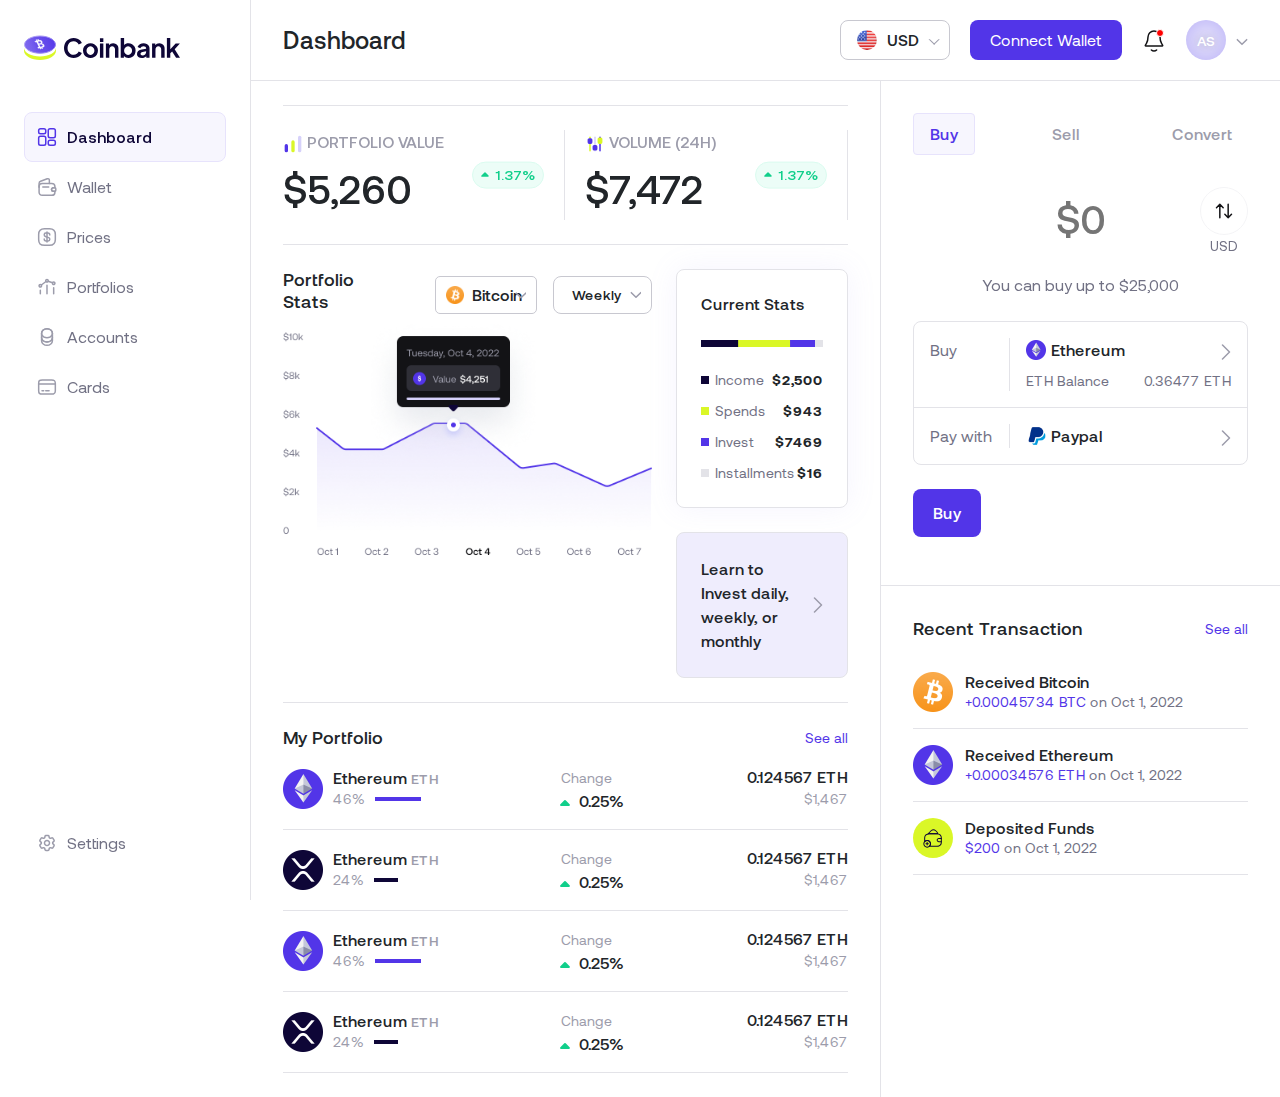
<file: index.html>
<!doctype html>
<html class="no-js" lang="">
    <head>
        <meta charset="utf-8">
        <meta http-equiv="x-ua-compatible" content="ie=edge">
        <title>home | Coinbank</title>
        <meta name="description" content="">
        <meta name="viewport" content="width=device-width, initial-scale=1"> 
		<link rel="shortcut icon" type="image/x-icon" href="#">
        <!-- Place favicon.ico in the root directory -->
        
		<!-- CSS here -->
        <link rel="stylesheet" href="assets/css/bootstrap.min.css">
        <link rel="stylesheet" href="assets/css/nice-select.css">
        <link rel="stylesheet" href="assets/css/font.css">
        <link rel="stylesheet" href="assets/css/style.css">
        <link rel="stylesheet" href="assets/css/responsive.css">
    </head>
    <body>

       

    <div class="boxBody">

        <aside class="side-bar">
            <nav>
                <div class="logo">
                    <a href="index.html"><img src="assets/img/Logo.svg" alt=""></a>
                </div>
                <ul>
                    <li>
                        <a href="" class="active">
                            <i>
                                <svg width="20" height="20" viewBox="0 0 20 20" fill="none" xmlns="http://www.w3.org/2000/svg">
                                    <path d="M18.3333 9.08329V3.41663C18.3333 2.16663 17.8 1.66663 16.475 1.66663H13.1083C11.7833 1.66663 11.25 2.16663 11.25 3.41663V9.08329C11.25 10.3333 11.7833 10.8333 13.1083 10.8333H16.475C17.8 10.8333 18.3333 10.3333 18.3333 9.08329Z" stroke="#9C9CAB" stroke-width="1.5" stroke-linecap="round" stroke-linejoin="round"/>
                                    <path d="M18.3333 16.5833V15.0833C18.3333 13.8333 17.8 13.3333 16.475 13.3333H13.1083C11.7833 13.3333 11.25 13.8333 11.25 15.0833V16.5833C11.25 17.8333 11.7833 18.3333 13.1083 18.3333H16.475C17.8 18.3333 18.3333 17.8333 18.3333 16.5833Z" stroke="#9C9CAB" stroke-width="1.5" stroke-linecap="round" stroke-linejoin="round"/>
                                    <path d="M8.75033 10.9166V16.5833C8.75033 17.8333 8.21699 18.3333 6.89199 18.3333H3.52533C2.20033 18.3333 1.66699 17.8333 1.66699 16.5833V10.9166C1.66699 9.66663 2.20033 9.16663 3.52533 9.16663H6.89199C8.21699 9.16663 8.75033 9.66663 8.75033 10.9166Z" stroke="#9C9CAB" stroke-width="1.5" stroke-linecap="round" stroke-linejoin="round"/>
                                    <path d="M8.75033 3.41663V4.91663C8.75033 6.16663 8.21699 6.66663 6.89199 6.66663H3.52533C2.20033 6.66663 1.66699 6.16663 1.66699 4.91663V3.41663C1.66699 2.16663 2.20033 1.66663 3.52533 1.66663H6.89199C8.21699 1.66663 8.75033 2.16663 8.75033 3.41663Z" stroke="#9C9CAB" stroke-width="1.5" stroke-linecap="round" stroke-linejoin="round"/>
                                    </svg>
                            </i>
                            <span>Dashboard</span>
                        </a>
                    </li>
                    <li>
                        <a href="">
                            <i>
                                <svg width="20" height="20" viewBox="0 0 20 20" fill="none" xmlns="http://www.w3.org/2000/svg">
                                    <path d="M15.033 11.2917C14.683 11.6333 14.483 12.125 14.533 12.65C14.608 13.55 15.433 14.2083 16.333 14.2083H17.9163V15.2C17.9163 16.925 16.508 18.3333 14.783 18.3333H5.21634C3.49134 18.3333 2.08301 16.925 2.08301 15.2V9.59167C2.08301 7.86667 3.49134 6.45833 5.21634 6.45833H14.783C16.508 6.45833 17.9163 7.86667 17.9163 9.59167V10.7917H16.233C15.7663 10.7917 15.3413 10.975 15.033 11.2917Z" stroke="#9C9CAB" stroke-width="1.5" stroke-linecap="round" stroke-linejoin="round"/>
                                    <path d="M2.08301 10.3417V6.53337C2.08301 5.5417 2.69134 4.65833 3.61634 4.30833L10.233 1.80833C11.2663 1.41666 12.3747 2.18335 12.3747 3.29169V6.45834" stroke="#9C9CAB" stroke-width="1.5" stroke-linecap="round" stroke-linejoin="round"/>
                                    <path d="M18.7987 11.6418V13.3585C18.7987 13.8168 18.432 14.1918 17.9654 14.2085H16.332C15.432 14.2085 14.607 13.5501 14.532 12.6501C14.482 12.1251 14.682 11.6335 15.032 11.2918C15.3404 10.9751 15.7654 10.7918 16.232 10.7918H17.9654C18.432 10.8085 18.7987 11.1835 18.7987 11.6418Z" stroke="#9C9CAB" stroke-width="1.5" stroke-linecap="round" stroke-linejoin="round"/>
                                    <path d="M5.83301 10H11.6663" stroke="#9C9CAB" stroke-width="1.5" stroke-linecap="round" stroke-linejoin="round"/>
                                    </svg>
                            </i>
                            <span>Wallet</span>
                        </a>
                    </li>
                    <li>
                        <a href="">
                            <i>
                                <svg width="20" height="20" viewBox="0 0 20 20" fill="none" xmlns="http://www.w3.org/2000/svg">
                                    <path d="M7.22656 11.9416C7.22656 13.0166 8.05156 13.8832 9.07656 13.8832H11.1682C12.0599 13.8832 12.7849 13.1249 12.7849 12.1916C12.7849 11.1749 12.3432 10.8166 11.6849 10.5832L8.32656 9.41658C7.66823 9.18324 7.22656 8.82491 7.22656 7.80824C7.22656 6.87491 7.95156 6.11658 8.84323 6.11658H10.9349C11.9599 6.11658 12.7849 6.98324 12.7849 8.05824" stroke="#9C9CAB" stroke-width="1.5" stroke-linecap="round" stroke-linejoin="round"/>
                                    <path d="M10 5V15" stroke="#9C9CAB" stroke-width="1.5" stroke-linecap="round" stroke-linejoin="round"/>
                                    <path d="M12.5003 18.3333H7.50033C3.33366 18.3333 1.66699 16.6666 1.66699 12.5V7.49996C1.66699 3.33329 3.33366 1.66663 7.50033 1.66663H12.5003C16.667 1.66663 18.3337 3.33329 18.3337 7.49996V12.5C18.3337 16.6666 16.667 18.3333 12.5003 18.3333Z" stroke="#9C9CAB" stroke-width="1.5" stroke-linecap="round" stroke-linejoin="round"/>
                                    </svg>
                            </i>
                            <span>Prices</span>
                        </a>
                    </li>
                    <li>
                        <a href="">
                            <i>
                                <svg width="20" height="20" viewBox="0 0 20 20" fill="none" xmlns="http://www.w3.org/2000/svg">
                                    <path d="M16.6663 16.6667V10.8333M9.99967 16.6667V8.33333M3.33301 16.6667L3.33301 13.3333M11.1719 4.18959L15.4789 5.80472M8.99865 4.50077L4.3332 7.99986M17.5502 5.36612C18.0384 5.85427 18.0384 6.64573 17.5502 7.13388C17.0621 7.62204 16.2706 7.62204 15.7825 7.13388C15.2943 6.64573 15.2943 5.85427 15.7825 5.36612C16.2706 4.87796 17.0621 4.87796 17.5502 5.36612ZM4.21689 7.86612C4.70505 8.35427 4.70505 9.14573 4.21689 9.63388C3.72874 10.122 2.93728 10.122 2.44912 9.63388C1.96097 9.14573 1.96097 8.35427 2.44912 7.86612C2.93728 7.37796 3.72874 7.37796 4.21689 7.86612ZM10.8836 2.86612C11.3717 3.35427 11.3717 4.14573 10.8836 4.63388C10.3954 5.12204 9.60395 5.12204 9.11579 4.63388C8.62764 4.14573 8.62764 3.35427 9.11579 2.86612C9.60395 2.37796 10.3954 2.37796 10.8836 2.86612Z" stroke="#9C9CAB" stroke-width="1.5" stroke-linecap="round" stroke-linejoin="round"/>
                                    </svg>
                            </i>
                            <span>Portfolios</span>
                        </a>
                    </li>
                    <li>
                        <a href="">
                            <i>
                                <svg width="20" height="20" viewBox="0 0 20 20" fill="none" xmlns="http://www.w3.org/2000/svg">
                                    <path d="M15.4163 10.5416V13.625C15.4163 16.225 12.9913 18.3333 9.99967 18.3333C7.00801 18.3333 4.58301 16.225 4.58301 13.625V10.5416C4.58301 13.1416 7.00801 15 9.99967 15C12.9913 15 15.4163 13.1416 15.4163 10.5416Z" stroke="#9C9CAB" stroke-width="1.5" stroke-linecap="round" stroke-linejoin="round"/>
                                    <path d="M15.4163 6.37496C15.4163 7.13329 15.208 7.83329 14.8413 8.43329C13.9497 9.89996 12.1163 10.8333 9.99967 10.8333C7.88301 10.8333 6.04968 9.89996 5.15801 8.43329C4.79134 7.83329 4.58301 7.13329 4.58301 6.37496C4.58301 5.07496 5.19134 3.89996 6.16634 3.04996C7.14967 2.19163 8.49967 1.66663 9.99967 1.66663C11.4997 1.66663 12.8497 2.19163 13.833 3.04163C14.808 3.89996 15.4163 5.07496 15.4163 6.37496Z" stroke="#9C9CAB" stroke-width="1.5" stroke-linecap="round" stroke-linejoin="round"/>
                                    <path d="M15.4163 6.37496V10.5416C15.4163 13.1416 12.9913 15 9.99967 15C7.00801 15 4.58301 13.1416 4.58301 10.5416V6.37496C4.58301 3.77496 7.00801 1.66663 9.99967 1.66663C11.4997 1.66663 12.8497 2.19163 13.833 3.04163C14.808 3.89996 15.4163 5.07496 15.4163 6.37496Z" stroke="#9C9CAB" stroke-width="1.5" stroke-linecap="round" stroke-linejoin="round"/>
                                    </svg>
                            </i>
                            <span>Accounts</span>
                        </a>
                    </li>
                    <li>
                        <a href="">
                            <i>
                                <svg width="20" height="20" viewBox="0 0 20 20" fill="none" xmlns="http://www.w3.org/2000/svg">
                                    <path d="M1.66699 7.08752H18.3337" stroke="#9C9CAB" stroke-width="1.5" stroke-miterlimit="10" stroke-linecap="round" stroke-linejoin="round"/>
                                    <path d="M5 13.7542H6.66667" stroke="#9C9CAB" stroke-width="1.5" stroke-miterlimit="10" stroke-linecap="round" stroke-linejoin="round"/>
                                    <path d="M8.75 13.7542H12.0833" stroke="#9C9CAB" stroke-width="1.5" stroke-miterlimit="10" stroke-linecap="round" stroke-linejoin="round"/>
                                    <path d="M5.36699 2.92078H14.6253C17.592 2.92078 18.3337 3.65411 18.3337 6.57911V13.4208C18.3337 16.3458 17.592 17.0791 14.6337 17.0791H5.36699C2.40866 17.0874 1.66699 16.3541 1.66699 13.4291V6.57911C1.66699 3.65411 2.40866 2.92078 5.36699 2.92078Z" stroke="#9C9CAB" stroke-width="1.5" stroke-linecap="round" stroke-linejoin="round"/>
                                    </svg>
                            </i>
                            <span>Cards</span>
                        </a>
                    </li>
                </ul>
            </nav>
            <ul>
                <li>
                    <a href="">
                        <i><img src="assets/img/nav-icon/setting-icon.svg" alt=""></i>
                        <span>Settings</span>
                    </a>
                </li>
            </ul>
        </aside>

        <main >


            <header class="header-area">
                <div class="container">
                    <div class="row align-items-center">
                        <div class="col-md-3 col-6">
                            <div class="header__name">
                                <h4>Dashboard</h4>
                            </div>
                        </div>
                        <div class="col-md-9 col-6">
                            <div class="header__right">
                                <ul>
                                    <li>
                                        <div class="currency__dropdown">
                                            <div class="box">
                                                <ul class="by_default">
                                                  <li>
                                                    <div class="sharing">
                                                      <div class="share-icon">
                                                        <i><img src="assets/img/US.png" alt=""></i>
                                                      </div>
                                                      <p>USD</p>
                                                    </div>
                                                  </li>
                                                </ul>
                                                <ul class="options">
                                                  <li>
                                                    <div class="sharing">
                                                      <div class="share-icon">
                                                        <i><img src="assets/img/Crypto.png" alt=""></i>
                                                      </div>
                                                      <p>BTC</p>
                                                    </div>
                                                  </li>
                                                  <li>
                                                    <div class="sharing">
                                                      <div class="share-icon">
                                                        <i><img src="assets/img/US.png" alt=""></i>
                                                      </div>
                                                      <p>USD</p>
                                                    </div>
                                                  </li>
                                                  <li>
                                                    <div class="sharing">
                                                      <div class="share-icon">
                                                        <i><img src="assets/img/eth.png" alt=""></i>
                                                      </div>
                                                      <p>ETH</p>
                                                    </div>
                                                  </li>
                                                </ul>
                                              </div>
                                        </div>
                                    </li>
                                    <li>
                                        <button type="button" class="wallet__btn">Connect Wallet</button>
                                    </li>
                                    <li>
                                        <button type="button" class="notifi__btn"><i class="active"><img src="assets/img/nav-icon/notifi-Icon.svg" alt=""></i></button>
                                    </li>
                                    <li>
                                        <div class="user__set">
                                            <button type="button">
                                                <i>AS</i>
                                                <span><img src="assets/img/all-icon/down-arrow.svg" alt=""></span>
                                            </button>
                                        </div>
                                    </li>
                                </ul>
                            </div>
                        </div>
                    </div>
                </div>
            </header>

    
    
            <!---------Dashboard Section START ---------->
            <section class="Dashboard-area">
                <div class="Dashboard-left">
                    <div class="container">
                        <div class="row">
                            <div class="col-lg-12">
                                <div class="dash__top">
                                    <div class="pv__blk">
                                        <p><i><img src="assets/img/all-icon/pv-Icon.svg" alt=""></i> PORTFOLIO VALUE</p>
                                        <h1>$5,260</h1>
                                        <span><img src="assets/img/all-icon/up-triagel.svg" alt=""> 1.37%</span>
                                    </div>
                                    <div class="pv__blk">
                                        <p><i><img src="assets/img/all-icon/pv-Icon-2.svg" alt=""></i> VOLUME (24H)</p>
                                        <h1>$7,472</h1>
                                        <span><img src="assets/img/all-icon/up-triagel.svg" alt=""> 1.37%</span>
                                    </div>
                                </div>
                            </div>
                            <div class="col-lg-8">
                                <div class="Portfolio__chart">
                                    <div class="p_chart__top">
                                        <h5>Portfolio Stats</h5>
                                        <div class="flex gap-3">
                                            <div class="">
                                                <select class="vodiapicker">
                                                    <option value="en" class="test" data-thumbnail="assets/img/Crypto.png">Bitcoin</option>
                                                    <option value="au" data-thumbnail="assets/img/eth.png">Ethereum</option>
                                                    <option value="uk" data-thumbnail="assets/img/doge.png">Dogecoin</option>
                                                    <option value="cn" data-thumbnail="assets/img/xrp.png">XRP</option>
                                                </select>
                                        
                                                <div class="lang-select">
                                                    <button class="btn-select" value=""></button>
                                                    <div class="b">
                                                        <ul id="a"></ul>
                                                    </div>
                                                </div>
                                            </div>

                                            <div class="select__blk">
                                                <select>
                                                    <option data-display="Weekly">Weekly</option>
                                                    <option value="1">Month</option>
                                                    <option value="2">Yearly</option>
                                                    <option value="3" disabled>A disabled option</option>
                                                  </select>
                                            </div>
                                        </div>
                                    </div>
                                    <div class="chart-Stats">
                                        <i><img src="assets/img/chart-Stats.png" alt=""></i>
                                    </div>
                                </div>
                            </div>
                            <div class="col-lg-4">
                                <div class="Current-Stats">
                                    <h6>Current Stats</h6>
                                    <i><img src="assets/img/chart-Stats-2.png" alt=""></i>
                                    <ul>
                                        <li>
                                            <p><i class="black"></i> Income</p>
                                            <b>$2,500</b>
                                        </li>
                                        <li>
                                            <p><i class="perott"></i> Spends</p>
                                            <b>$943</b>
                                        </li>
                                        <li>
                                            <p><i class="blue"></i> Invest</p>
                                            <b>$7469</b>
                                        </li>
                                        <li>
                                            <p><i class="gray"></i> Installments</p>
                                            <b>$16</b>
                                        </li>
                                    </ul>
                                </div>
                                <div class="Learn_link__blk">
                                    <a href="">
                                        <span>Learn to Invest daily, <br> weekly, or monthly</span>
                                        <img src="assets/img/all-icon/right-Icon.svg" alt="">
                                    </a>
                                </div>
                            </div>
                            <div class="col-lg-12">
                               <div class="MyPortfolio__list">
                                    <div class="title_top">
                                        <h5>My Portfolio</h5>
                                        <a href="#" class="see__link">See all</a>
                                    </div>
                                    <ul>
                                        <li>
                                            <div class="pf__blk">
                                                <div class="pf__name">
                                                    <i>
                                                        <img src="assets/img/eth.png" alt="">
                                                    </i>
                                                    <div class="">
                                                        <h6>Ethereum <span>ETH</span></h6>
                                                        <div class="flex">
                                                            <span class="">46%</span>
                                                            <i class="blue-bg w--46"></i>
                                                        </div>
                                                    </div>
                                                </div>
                                                <div class="pf__mid">
                                                    <span>Change</span>
                                                    <p><i><img src="assets/img/all-icon/up-triagel.svg" alt=""></i> 0.25%</p>
                                                </div>
                                                <div class="pf__right">
                                                    <h6>0.124567 ETH</h6>
                                                    <span>$1,467</span>
                                                </div>
                                            </div>
                                        </li>
                                        <li>
                                            <div class="pf__blk ">
                                                <div class="pf__name">
                                                    <i>
                                                        <img src="assets/img/xrp.png" alt="">
                                                    </i>
                                                    <div class="">
                                                        <h6>Ethereum <span>ETH</span></h6>
                                                        <div class="flex">
                                                            <span class=" ">24%</span>
                                                            <i class="black w--24"></i>
                                                        </div>
                                                    </div>
                                                </div>
                                                <div class="pf__mid">
                                                    <span>Change</span>
                                                    <p><i><img src="assets/img/all-icon/up-triagel.svg" alt=""></i> 0.25%</p>
                                                </div>
                                                <div class="pf__right">
                                                    <h6>0.124567 ETH</h6>
                                                    <span>$1,467</span>
                                                </div>
                                            </div>
                                        </li>
                                        <li>
                                            <div class="pf__blk">
                                                <div class="pf__name">
                                                    <i>
                                                        <img src="assets/img/eth.png" alt="">
                                                    </i>
                                                    <div class="">
                                                        <h6>Ethereum <span>ETH</span></h6>
                                                        <div class="flex">
                                                            <span>46%</span>
                                                            <i class="blue-bg w--46"></i>
                                                        </div>
                                                    </div>
                                                </div>
                                                <div class="pf__mid">
                                                    <span>Change</span>
                                                    <p><i><img src="assets/img/all-icon/up-triagel.svg" alt=""></i> 0.25%</p>
                                                </div>
                                                <div class="pf__right">
                                                    <h6>0.124567 ETH</h6>
                                                    <span>$1,467</span>
                                                </div>
                                            </div>
                                        </li>
                                        <li>
                                            <div class="pf__blk">
                                                <div class="pf__name">
                                                    <i>
                                                        <img src="assets/img/xrp.png" alt="">
                                                    </i>
                                                    <div class="">
                                                        <h6>Ethereum <span>ETH</span></h6>
                                                        <div class="flex">
                                                            <span>24%</span>
                                                            <i class="black w--24"></i>
                                                        </div>
                                                    </div>
                                                </div>
                                                <div class="pf__mid">
                                                    <span>Change</span>
                                                    <p><i><img src="assets/img/all-icon/up-triagel.svg" alt=""></i> 0.25%</p>
                                                </div>
                                                <div class="pf__right">
                                                    <h6>0.124567 ETH</h6>
                                                    <span>$1,467</span>
                                                </div>
                                            </div>
                                        </li>
                                    </ul>
                               </div> 
                            </div>
                        </div>
                    </div>
                </div>
                <div class="Dashboard__right">
                    <div class="container">
                        <div class="row">
                            <div class="col-lg-12">
                                <div class="buySell__tab">
                                    <ul class="nav nav-pills " id="pills-tab" role="tablist">
                                        <li class="nav-item" role="presentation">
                                          <button class="nav-link active" id="pills-home-tab" data-bs-toggle="pill" data-bs-target="#pills-home" type="button" role="tab" aria-controls="pills-home" aria-selected="true">Buy</button>
                                        </li>
                                        <li class="nav-item" role="presentation">
                                          <button class="nav-link" id="pills-profile-tab" data-bs-toggle="pill" data-bs-target="#pills-profile" type="button" role="tab" aria-controls="pills-profile" aria-selected="false">Sell</button>
                                        </li>
                                        <li class="nav-item" role="presentation">
                                          <button class="nav-link" id="pills-contact-tab" data-bs-toggle="pill" data-bs-target="#pills-contact" type="button" role="tab" aria-controls="pills-contact" aria-selected="false">Convert</button>
                                        </li>
                                    </ul>
                                    <div class="tab-content" id="pills-tabContent">
                                        <div class="tab-pane fade show active" id="pills-home" role="tabpanel" aria-labelledby="pills-home-tab">
                                            <div class="buy__tab">
                                                <div class="buy__value">
                                                    <div class="up-down__btn">
                                                        <button type="button"><img src="assets/img/all-icon/up-down-icon.svg" alt=""></button>
                                                        <span>USD</span>
                                                    </div>
                                                    <input type="text" placeholder="$0">
                                                    <span>You can buy up to $25,000</span>
                                                </div>
                                                <div class="buy__items">
                                                    <ul>
                                                        <li>
                                                            <p>Buy</p>
                                                            <div class="">
                                                                <div class="d-flex justify-content-between align-items-center">
                                                                    <h6><i><img src="assets/img/eth.png" alt=""></i> Ethereum</h6>
                                                                    <a href=""><img src="assets/img/all-icon/right-Icon.svg" alt=""></a>
                                                                </div>
                                                                <div class="d-flex justify-content-between align-items-center">
                                                                    <span>ETH Balance</span>
                                                                    <span>0.36477 ETH</span>
                                                                </div>
                                                            </div>
                                                        </li>
                                                        <li>
                                                            <p>Pay with</p>
                                                            <div class="">
                                                                <div class="d-flex justify-content-between align-items-center">
                                                                    <h6><i><img src="assets/img/paypal.png" alt=""></i> Paypal</h6>
                                                                    <a href=""><img src="assets/img/all-icon/right-Icon.svg" alt=""></a>
                                                                </div>
                                                            </div>
                                                        </li>
                                                    </ul>
                                                </div>
                                                <button type="button" class="thm_btn">Buy</button>
                                            </div>
                                        </div>
                                        <div class="tab-pane fade" id="pills-profile" role="tabpanel" aria-labelledby="pills-profile-tab">
                                            <div class="buy__tab">
                                                <div class="buy__value">
                                                    <div class="up-down__btn">
                                                        <button type="button"><img src="assets/img/all-icon/up-down-icon.svg" alt=""></button>
                                                        <span>USD</span>
                                                    </div>
                                                    <input type="text" placeholder="$0">
                                                    <span>You can buy up to $25,000</span>
                                                </div>
                                                <div class="buy__items">
                                                    <ul>
                                                        <li>
                                                            <p>Buy</p>
                                                            <div class="">
                                                                <div class="d-flex justify-content-between align-items-center">
                                                                    <h6><i><img src="assets/img/eth.png" alt=""></i> Ethereum</h6>
                                                                    <a href=""><img src="assets/img/all-icon/right-Icon.svg" alt=""></a>
                                                                </div>
                                                                <div class="d-flex justify-content-between align-items-center">
                                                                    <span>ETH Balance</span>
                                                                    <span>0.36477 ETH</span>
                                                                </div>
                                                            </div>
                                                        </li>
                                                        <li>
                                                            <p>Pay with</p>
                                                            <div class="">
                                                                <div class="d-flex justify-content-between align-items-center">
                                                                    <h6><i><img src="assets/img/paypal.png" alt=""></i> Paypal</h6>
                                                                    <a href=""><img src="assets/img/all-icon/right-Icon.svg" alt=""></a>
                                                                </div>
                                                            </div>
                                                        </li>
                                                    </ul>
                                                </div>
                                                <button type="button" class="thm_btn">Buy</button>
                                            </div>
                                        </div>
                                        <div class="tab-pane fade" id="pills-contact" role="tabpanel" aria-labelledby="pills-contact-tab">
                                            <div class="buy__tab">
                                                <div class="buy__value">
                                                    <div class="up-down__btn">
                                                        <button type="button"><img src="assets/img/all-icon/up-down-icon.svg" alt=""></button>
                                                        <span>USD</span>
                                                    </div>
                                                    <input type="text" placeholder="$0">
                                                    <span>You can buy up to $25,000</span>
                                                </div>
                                                <div class="buy__items">
                                                    <ul>
                                                        <li>
                                                            <p>Buy</p>
                                                            <div class="">
                                                                <div class="d-flex justify-content-between align-items-center">
                                                                    <h6><i><img src="assets/img/eth.png" alt=""></i> Ethereum</h6>
                                                                    <a href=""><img src="assets/img/all-icon/right-Icon.svg" alt=""></a>
                                                                </div>
                                                                <div class="d-flex justify-content-between align-items-center">
                                                                    <span>ETH Balance</span>
                                                                    <span>0.36477 ETH</span>
                                                                </div>
                                                            </div>
                                                        </li>
                                                        <li>
                                                            <p>Pay with</p>
                                                            <div class="">
                                                                <div class="d-flex justify-content-between align-items-center">
                                                                    <h6><i><img src="assets/img/paypal.png" alt=""></i> Paypal</h6>
                                                                    <a href=""><img src="assets/img/all-icon/right-Icon.svg" alt=""></a>
                                                                </div>
                                                            </div>
                                                        </li>
                                                    </ul>
                                                </div>
                                                <button type="button" class="thm_btn">Buy</button>
                                            </div>
                                        </div>
                                    </div>
                                </div>
                            </div>
                        </div>
                    </div>
                    <hr>
                    <div class="container">
                        <div class="row">
                            <div class="col-lg-12">
                                <div class="Recent__content">
                                    <div class="title_top">
                                        <h5>Recent Transaction</h5>
                                        <a href="#" class="see__link">See all</a>
                                    </div>
                                    <ul>
                                        <li>
                                            <div class="Recent__blk">
                                                <i>
                                                    <img src="assets/img/Crypto.png" alt="">
                                                </i>
                                                <div class="">
                                                    <h6>Received Bitcoin</h6>
                                                    <p><span>+0.00045734 BTC</span> on Oct 1, 2022</p>
                                                </div>
                                            </div>
                                        </li>
                                        <li>
                                            <div class="Recent__blk">
                                                <i>
                                                    <img src="assets/img/eth.png" alt="">
                                                </i>
                                                <div class="">
                                                    <h6>Received Ethereum</h6>
                                                    <p><span>+0.00034576 ETH</span> on Oct 1, 2022</p>
                                                </div>
                                            </div>
                                        </li>
                                        <li>
                                            <div class="Recent__blk">
                                                <i>
                                                    <img src="assets/img/fund-icon.svg" alt="">
                                                </i>
                                                <div class="">
                                                    <h6>Deposited Funds</h6>
                                                    <p><span>$200</span> on Oct 1, 2022</p>
                                                </div>
                                            </div>
                                        </li>
                                    </ul>
                                </div>
                            </div>
                        </div>
                    </div>
                </div>
            </section>
            <!---------Dashboard Section End ---------->
    
    
            <!--------- Section START ---------->
            <section class="">
                <div class="container">
                    <div class="row">
                        <div class="col-lg-12"></div>
                    </div>
                </div>
            </section>
            <!--------- Section End ---------->
    
    
    
        </main>
    </div>




    
		<!-- JS here --> 
        <script src="assets/js/jquery-3.4.1.min.js"></script>
        <script src="assets/js/bootstrap.min.js"></script>
        <script src="assets/js/jquery.nice-select.min.js"></script>
        <script src="assets/js/main.js"></script>
    </body>
</html>
</file>
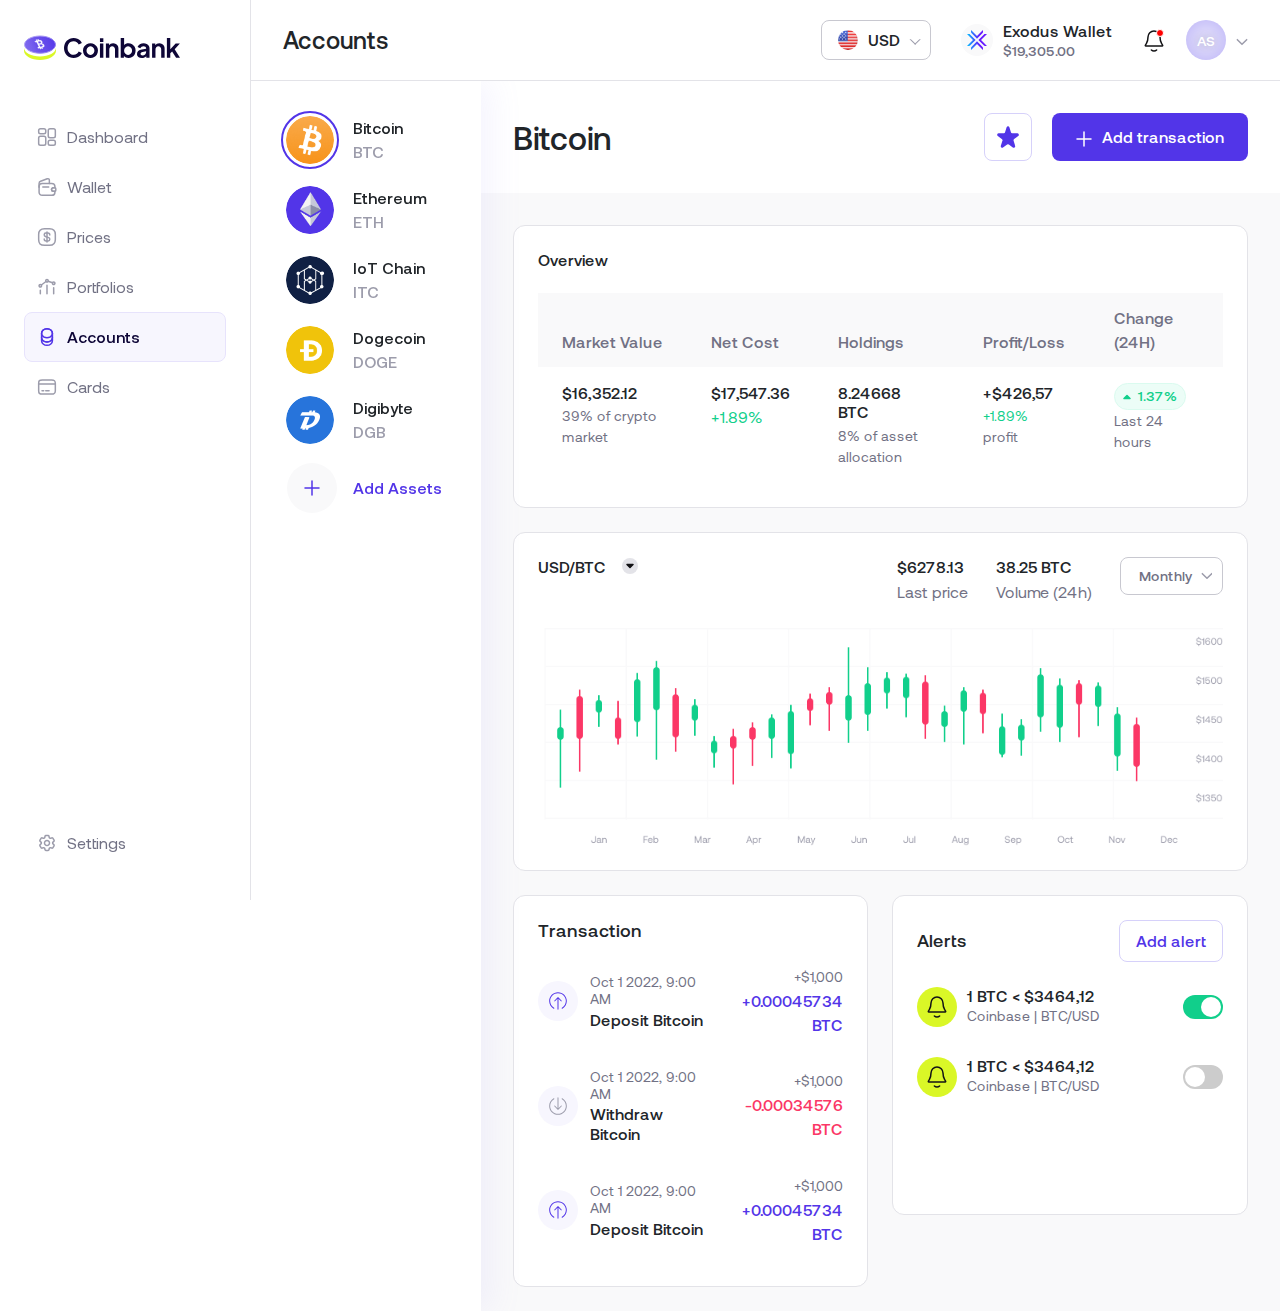
<file: Accounts.html>
<!doctype html>
<html class="no-js" lang="">
    <head>
        <meta charset="utf-8">
        <meta http-equiv="x-ua-compatible" content="ie=edge">
        <title>Accounts | Coinbank</title>
        <meta name="description" content="">
        <meta name="viewport" content="width=device-width, initial-scale=1"> 
		<link rel="shortcut icon" type="image/x-icon" href="#">
        <!-- Place favicon.ico in the root directory -->
        
		<!-- CSS here -->
        <link rel="stylesheet" href="assets/css/bootstrap.min.css">
        <link rel="stylesheet" href="assets/css/nice-select.css">
        <link rel="stylesheet" href="assets/css/font.css">
        <link rel="stylesheet" href="assets/css/style.css">
        <link rel="stylesheet" href="assets/css/responsive.css">
    </head>
    <body>

       

    <div class="boxBody">

        <aside class="side-bar">
            <nav>
                <div class="logo">
                    <a href="index.html"><img src="assets/img/Logo.svg" alt=""></a>
                </div>
                <ul>
                    <li>
                        <a href="" >
                            <i>
                                <svg width="20" height="20" viewBox="0 0 20 20" fill="none" xmlns="http://www.w3.org/2000/svg">
                                    <path d="M18.3333 9.08329V3.41663C18.3333 2.16663 17.8 1.66663 16.475 1.66663H13.1083C11.7833 1.66663 11.25 2.16663 11.25 3.41663V9.08329C11.25 10.3333 11.7833 10.8333 13.1083 10.8333H16.475C17.8 10.8333 18.3333 10.3333 18.3333 9.08329Z" stroke="#9C9CAB" stroke-width="1.5" stroke-linecap="round" stroke-linejoin="round"/>
                                    <path d="M18.3333 16.5833V15.0833C18.3333 13.8333 17.8 13.3333 16.475 13.3333H13.1083C11.7833 13.3333 11.25 13.8333 11.25 15.0833V16.5833C11.25 17.8333 11.7833 18.3333 13.1083 18.3333H16.475C17.8 18.3333 18.3333 17.8333 18.3333 16.5833Z" stroke="#9C9CAB" stroke-width="1.5" stroke-linecap="round" stroke-linejoin="round"/>
                                    <path d="M8.75033 10.9166V16.5833C8.75033 17.8333 8.21699 18.3333 6.89199 18.3333H3.52533C2.20033 18.3333 1.66699 17.8333 1.66699 16.5833V10.9166C1.66699 9.66663 2.20033 9.16663 3.52533 9.16663H6.89199C8.21699 9.16663 8.75033 9.66663 8.75033 10.9166Z" stroke="#9C9CAB" stroke-width="1.5" stroke-linecap="round" stroke-linejoin="round"/>
                                    <path d="M8.75033 3.41663V4.91663C8.75033 6.16663 8.21699 6.66663 6.89199 6.66663H3.52533C2.20033 6.66663 1.66699 6.16663 1.66699 4.91663V3.41663C1.66699 2.16663 2.20033 1.66663 3.52533 1.66663H6.89199C8.21699 1.66663 8.75033 2.16663 8.75033 3.41663Z" stroke="#9C9CAB" stroke-width="1.5" stroke-linecap="round" stroke-linejoin="round"/>
                                    </svg>
                            </i>
                            <span>Dashboard</span>
                        </a>
                    </li>
                    <li>
                        <a href="">
                            <i>
                                <svg width="20" height="20" viewBox="0 0 20 20" fill="none" xmlns="http://www.w3.org/2000/svg">
                                    <path d="M15.033 11.2917C14.683 11.6333 14.483 12.125 14.533 12.65C14.608 13.55 15.433 14.2083 16.333 14.2083H17.9163V15.2C17.9163 16.925 16.508 18.3333 14.783 18.3333H5.21634C3.49134 18.3333 2.08301 16.925 2.08301 15.2V9.59167C2.08301 7.86667 3.49134 6.45833 5.21634 6.45833H14.783C16.508 6.45833 17.9163 7.86667 17.9163 9.59167V10.7917H16.233C15.7663 10.7917 15.3413 10.975 15.033 11.2917Z" stroke="#9C9CAB" stroke-width="1.5" stroke-linecap="round" stroke-linejoin="round"/>
                                    <path d="M2.08301 10.3417V6.53337C2.08301 5.5417 2.69134 4.65833 3.61634 4.30833L10.233 1.80833C11.2663 1.41666 12.3747 2.18335 12.3747 3.29169V6.45834" stroke="#9C9CAB" stroke-width="1.5" stroke-linecap="round" stroke-linejoin="round"/>
                                    <path d="M18.7987 11.6418V13.3585C18.7987 13.8168 18.432 14.1918 17.9654 14.2085H16.332C15.432 14.2085 14.607 13.5501 14.532 12.6501C14.482 12.1251 14.682 11.6335 15.032 11.2918C15.3404 10.9751 15.7654 10.7918 16.232 10.7918H17.9654C18.432 10.8085 18.7987 11.1835 18.7987 11.6418Z" stroke="#9C9CAB" stroke-width="1.5" stroke-linecap="round" stroke-linejoin="round"/>
                                    <path d="M5.83301 10H11.6663" stroke="#9C9CAB" stroke-width="1.5" stroke-linecap="round" stroke-linejoin="round"/>
                                    </svg>
                            </i>
                            <span>Wallet</span>
                        </a>
                    </li>
                    <li>
                        <a href="">
                            <i>
                                <svg width="20" height="20" viewBox="0 0 20 20" fill="none" xmlns="http://www.w3.org/2000/svg">
                                    <path d="M7.22656 11.9416C7.22656 13.0166 8.05156 13.8832 9.07656 13.8832H11.1682C12.0599 13.8832 12.7849 13.1249 12.7849 12.1916C12.7849 11.1749 12.3432 10.8166 11.6849 10.5832L8.32656 9.41658C7.66823 9.18324 7.22656 8.82491 7.22656 7.80824C7.22656 6.87491 7.95156 6.11658 8.84323 6.11658H10.9349C11.9599 6.11658 12.7849 6.98324 12.7849 8.05824" stroke="#9C9CAB" stroke-width="1.5" stroke-linecap="round" stroke-linejoin="round"/>
                                    <path d="M10 5V15" stroke="#9C9CAB" stroke-width="1.5" stroke-linecap="round" stroke-linejoin="round"/>
                                    <path d="M12.5003 18.3333H7.50033C3.33366 18.3333 1.66699 16.6666 1.66699 12.5V7.49996C1.66699 3.33329 3.33366 1.66663 7.50033 1.66663H12.5003C16.667 1.66663 18.3337 3.33329 18.3337 7.49996V12.5C18.3337 16.6666 16.667 18.3333 12.5003 18.3333Z" stroke="#9C9CAB" stroke-width="1.5" stroke-linecap="round" stroke-linejoin="round"/>
                                    </svg>
                            </i>
                            <span>Prices</span>
                        </a>
                    </li>
                    <li>
                        <a href="">
                            <i>
                                <svg width="20" height="20" viewBox="0 0 20 20" fill="none" xmlns="http://www.w3.org/2000/svg">
                                    <path d="M16.6663 16.6667V10.8333M9.99967 16.6667V8.33333M3.33301 16.6667L3.33301 13.3333M11.1719 4.18959L15.4789 5.80472M8.99865 4.50077L4.3332 7.99986M17.5502 5.36612C18.0384 5.85427 18.0384 6.64573 17.5502 7.13388C17.0621 7.62204 16.2706 7.62204 15.7825 7.13388C15.2943 6.64573 15.2943 5.85427 15.7825 5.36612C16.2706 4.87796 17.0621 4.87796 17.5502 5.36612ZM4.21689 7.86612C4.70505 8.35427 4.70505 9.14573 4.21689 9.63388C3.72874 10.122 2.93728 10.122 2.44912 9.63388C1.96097 9.14573 1.96097 8.35427 2.44912 7.86612C2.93728 7.37796 3.72874 7.37796 4.21689 7.86612ZM10.8836 2.86612C11.3717 3.35427 11.3717 4.14573 10.8836 4.63388C10.3954 5.12204 9.60395 5.12204 9.11579 4.63388C8.62764 4.14573 8.62764 3.35427 9.11579 2.86612C9.60395 2.37796 10.3954 2.37796 10.8836 2.86612Z" stroke="#9C9CAB" stroke-width="1.5" stroke-linecap="round" stroke-linejoin="round"/>
                                    </svg>
                            </i>
                            <span>Portfolios</span>
                        </a>
                    </li>
                    <li>
                        <a href="" class="active">
                            <i>
                                <svg width="20" height="20" viewBox="0 0 20 20" fill="none" xmlns="http://www.w3.org/2000/svg">
                                    <path d="M15.4163 10.5416V13.625C15.4163 16.225 12.9913 18.3333 9.99967 18.3333C7.00801 18.3333 4.58301 16.225 4.58301 13.625V10.5416C4.58301 13.1416 7.00801 15 9.99967 15C12.9913 15 15.4163 13.1416 15.4163 10.5416Z" stroke="#9C9CAB" stroke-width="1.5" stroke-linecap="round" stroke-linejoin="round"/>
                                    <path d="M15.4163 6.37496C15.4163 7.13329 15.208 7.83329 14.8413 8.43329C13.9497 9.89996 12.1163 10.8333 9.99967 10.8333C7.88301 10.8333 6.04968 9.89996 5.15801 8.43329C4.79134 7.83329 4.58301 7.13329 4.58301 6.37496C4.58301 5.07496 5.19134 3.89996 6.16634 3.04996C7.14967 2.19163 8.49967 1.66663 9.99967 1.66663C11.4997 1.66663 12.8497 2.19163 13.833 3.04163C14.808 3.89996 15.4163 5.07496 15.4163 6.37496Z" stroke="#9C9CAB" stroke-width="1.5" stroke-linecap="round" stroke-linejoin="round"/>
                                    <path d="M15.4163 6.37496V10.5416C15.4163 13.1416 12.9913 15 9.99967 15C7.00801 15 4.58301 13.1416 4.58301 10.5416V6.37496C4.58301 3.77496 7.00801 1.66663 9.99967 1.66663C11.4997 1.66663 12.8497 2.19163 13.833 3.04163C14.808 3.89996 15.4163 5.07496 15.4163 6.37496Z" stroke="#9C9CAB" stroke-width="1.5" stroke-linecap="round" stroke-linejoin="round"/>
                                    </svg>
                            </i>
                            <span>Accounts</span>
                        </a>
                    </li>
                    <li>
                        <a href="">
                            <i>
                                <svg width="20" height="20" viewBox="0 0 20 20" fill="none" xmlns="http://www.w3.org/2000/svg">
                                    <path d="M1.66699 7.08752H18.3337" stroke="#9C9CAB" stroke-width="1.5" stroke-miterlimit="10" stroke-linecap="round" stroke-linejoin="round"/>
                                    <path d="M5 13.7542H6.66667" stroke="#9C9CAB" stroke-width="1.5" stroke-miterlimit="10" stroke-linecap="round" stroke-linejoin="round"/>
                                    <path d="M8.75 13.7542H12.0833" stroke="#9C9CAB" stroke-width="1.5" stroke-miterlimit="10" stroke-linecap="round" stroke-linejoin="round"/>
                                    <path d="M5.36699 2.92078H14.6253C17.592 2.92078 18.3337 3.65411 18.3337 6.57911V13.4208C18.3337 16.3458 17.592 17.0791 14.6337 17.0791H5.36699C2.40866 17.0874 1.66699 16.3541 1.66699 13.4291V6.57911C1.66699 3.65411 2.40866 2.92078 5.36699 2.92078Z" stroke="#9C9CAB" stroke-width="1.5" stroke-linecap="round" stroke-linejoin="round"/>
                                    </svg>
                            </i>
                            <span>Cards</span>
                        </a>
                    </li>
                </ul>
            </nav>
            <ul>
                <li>
                    <a href="">
                        <i><img src="assets/img/nav-icon/setting-icon.svg" alt=""></i>
                        <span>Settings</span>
                    </a>
                </li>
            </ul>
        </aside>

        <main >


            <header class="header-area">
                <div class="container">
                    <div class="row align-items-center">
                        <div class="col-md-3 col-6">
                            <div class="header__name">
                                <h4>Accounts</h4>
                            </div>
                        </div>
                        <div class="col-md-9 col-6">
                            <div class="header__right">
                                <ul>
                                    <li>
                                        <div class="currency__dropdown">
                                            <div class="box">
                                                <ul class="by_default">
                                                  <li>
                                                    <div class="sharing">
                                                      <div class="share-icon">
                                                        <i><img src="assets/img/US.png" alt=""></i>
                                                      </div>
                                                      <p>USD</p>
                                                    </div>
                                                  </li>
                                                </ul>
                                                <ul class="options">
                                                  <li>
                                                    <div class="sharing">
                                                      <div class="share-icon">
                                                        <i><img src="assets/img/Crypto.png" alt=""></i>
                                                      </div>
                                                      <p>BTC</p>
                                                    </div>
                                                  </li>
                                                  <li>
                                                    <div class="sharing">
                                                      <div class="share-icon">
                                                        <i><img src="assets/img/US.png" alt=""></i>
                                                      </div>
                                                      <p>USD</p>
                                                    </div>
                                                  </li>
                                                  <li>
                                                    <div class="sharing">
                                                      <div class="share-icon">
                                                        <i><img src="assets/img/eth.png" alt=""></i>
                                                      </div>
                                                      <p>ETH</p>
                                                    </div>
                                                  </li>
                                                </ul>
                                              </div>
                                        </div>
                                    </li>
                                    <li>
                                        <button type="button" class="wallet__balnce">
                                            <i>
                                                <img src="assets/img/exodus-icon.svg" alt="">
                                            </i>
                                            <b>
                                                Exodus Wallet <br>
                                                <small>$19,305.00</small>
                                            </b>
                                        </button>
                                    </li>
                                    <li>
                                        <button type="button" class="notifi__btn"><i class="active"><img src="assets/img/nav-icon/notifi-Icon.svg" alt=""></i></button>
                                    </li>
                                    <li>
                                        <div class="user__set">
                                            <button type="button">
                                                <i>AS</i>
                                                <span><img src="assets/img/all-icon/down-arrow.svg" alt=""></span>
                                            </button>
                                        </div>
                                    </li>
                                </ul>
                            </div>
                        </div>
                    </div>
                </div>
            </header>

    
            <!---------Accounts Section START ---------->
            <section class="Accounts-area">
                <ul class="Account__list">
                    <li>
                        <a href="" class="active">
                            <i><img src="assets/img/Crypto.png" alt=""></i> 
                            <p>Bitcoin
                                <span>BTC</span>
                            </p>
                        </a>
                    </li>
                    <li>
                        <a href="">
                            <i><img src="assets/img/eth.png" alt=""></i> 
                            <p>Ethereum
                                <span>ETH</span>
                            </p>
                        </a>
                    </li>
                    <li>
                        <a href="">
                            <i><img src="assets/img/lot-Coin.png" alt=""></i> 
                            <p>IoT Chain
                                <span>ITC</span>
                            </p>
                        </a>
                    </li>
                    <li>
                        <a href="">
                            <i><img src="assets/img/doge.png" alt=""></i> 
                            <p>Dogecoin
                                <span>DOGE</span>
                            </p>
                        </a>
                    </li>
                    <li>
                        <a href="">
                            <i><img src="assets/img/digibyte.png" alt=""></i> 
                            <p>Digibyte
                                <span>DGB</span>
                            </p>
                        </a>
                    </li>
                    <li>
                        <a href="" class="add__ass">
                            <i>
                                <svg width="16" height="16" viewBox="0 0 16 16" fill="none" xmlns="http://www.w3.org/2000/svg">
                                    <path d="M8 1V15M1 8H15" stroke="#5235E8" stroke-width="1.5" stroke-linecap="round" stroke-linejoin="round"/>
                                </svg>
                            </i> 
                            <p>Add Assets</p>
                        </a>
                    </li>
                </ul>
                <div class="" style="background-color: #F9F9FA;">
                    <div class="Accounts__header">
                        <div class="container">
                            <div class="row align-items-center">
                                <div class="col-md-6">
                                    <div class="ach__left">
                                        <h3>Bitcoin</h3>
                                    </div>
                                </div>
                                <div class="col-md-6">
                                    <div class="ach__right ">
                                        <button type="button"><img src="assets/img/all-icon/star.svg" alt=""></button>
                                        <a href="" class="thm_btn"><i><img src="assets/img/all-icon/plus-Icon.svg" alt=""></i> Add transaction</a>
                                    </div>
                                </div>
                            </div>
                        </div>
                    </div>
                    <div class="container">
                        <div class="row">
                            <div class="col-lg-12">
                                <div class="box__style">
                                    <div class="Overview__content ">
                                        <h6 class="mb-4">Overview</h6>
                                        <div class="table__blk">
                                            <table class="table table-borderless">
                                                <thead class="table-light">
                                                  <tr>
                                                    <th scope="col">Market Value</th>
                                                    <th scope="col">Net Cost</th>
                                                    <th scope="col">Holdings</th>
                                                    <th scope="col">Profit/Loss</th>
                                                    <th scope="col">Change (24H)</th>
                                                  </tr>
                                                </thead>
                                                <tbody>
                                                    <tr>
                                                        <td>
                                                            <h6>$16,352.12</h6>
                                                            <p>39% of crypto market</p>
                                                        </td>
                                                        <td>
                                                            <h6>$17,547.36</h6>
                                                            <span>+1.89%</span>
                                                        </td>
                                                        <td>
                                                            <h6>8.24668 BTC</h6>
                                                            <p>8% of asset allocation</p>
                                                        </td>
                                                        <td>
                                                            <h6>+$426,57</h6>
                                                            <p><span>+1.89%</span> profit</p>
                                                        </td>
                                                        <td>
                                                            <span class="up__btn"><img src="assets/img/all-icon/up-triagel.svg" alt=""> 1.37%</span>
                                                            <p>Last 24 hours</p>
                                                        </td>
                                                    </tr>
                                                </tbody>
                                              </table>
                                        </div>
                                    </div>
                                </div>
                            </div>
                            <div class="col-lg-12">
                                <div class="box__style">
                                    <div class="account__chart">
                                        <div class="account__chart__top">
                                            <h6>
                                                USD/BTC 
                                                <i>
                                                    <svg width="8" height="6" viewBox="0 0 8 6" fill="none" xmlns="http://www.w3.org/2000/svg">
                                                        <path d="M1 1.5L4 4.5L7 1.5L1 1.5Z" fill="#131316" stroke="#131316" stroke-width="1.5" stroke-linecap="round" stroke-linejoin="round"/>
                                                    </svg>
                                                </i>
                                            </h6>
                                            <ul>
                                                <li>
                                                    <h6>$6278.13</h6>
                                                    <span>Last price</span>
                                                </li>
                                                <li>
                                                    <h6>38.25 BTC</h6>
                                                    <span>Volume (24h)</span>
                                                </li>
                                                <li>
                                                    <div class="select__blk ">
                                                        <select class="right">
                                                            <option data-display="Monthly">Monthly</option>
                                                            <option value="1">Some option</option>
                                                            <option value="2">Another option</option>
                                                            <option value="3" disabled>A disabled option</option>
                                                            <option value="4">Potato</option>
                                                          </select>
                                                    </div>
                                                </li>
                                            </ul>
                                        </div>
                                        <i>
                                            <img src="assets/img/chart-XY.png" alt="">
                                        </i>
                                    </div>
                                </div>
                            </div>
                            <div class="col-lg-6">
                                <div class="box__style">
                                    <div class="Transaction__content">
                                        <h5>Transaction</h5>
                                        <ul>
                                            <li>
                                                <i>
                                                    <img src="assets/img/all-icon/up-arrow-circle.svg" alt="">
                                                </i>
                                                <div class="flex">
                                                    <h6>
                                                        <span>Oct 1 2022, 9:00 AM</span>
                                                        Deposit Bitcoin
                                                    </h6>
                                                    <p>
                                                        <span>+$1,000</span>
                                                        +0.00045734 BTC
                                                    </p>
                                                </div>
                                            </li>
                                            <li>
                                                <i>
                                                    <img src="assets/img/all-icon/down-arrow-circle.svg" alt="">
                                                </i>
                                                <div class="flex">
                                                    <h6>
                                                        <span>Oct 1 2022, 9:00 AM</span>
                                                        Withdraw Bitcoin
                                                    </h6>
                                                    <p class="red-color">
                                                        <span>+$1,000</span>
                                                        -0.00034576 BTC
                                                    </p>
                                                </div>
                                            </li>
                                            <li>
                                                <i>
                                                    <img src="assets/img/all-icon/up-arrow-circle.svg" alt="">
                                                </i>
                                                <div class="flex">
                                                    <h6>
                                                        <span>Oct 1 2022, 9:00 AM</span>
                                                        Deposit Bitcoin
                                                    </h6>
                                                    <p>
                                                        <span>+$1,000</span>
                                                        +0.00045734 BTC
                                                    </p>
                                                </div>
                                            </li>
                                        </ul>
                                    </div>
                                </div>
                            </div>
                            <div class="col-lg-6">
                                <div class="box__style">
                                    <div class="Alerts__content">
                                        <div class="Alerts__top">
                                            <h5>Alerts</h5>
                                            <a href="" class="border__btn">Add alert</a>
                                        </div>
                                        <ul>
                                            <li>
                                                <div class="Alerts__blk">
                                                    <i><img src="assets/img/nav-icon/notifi-Icon.svg" alt=""></i>
                                                    <h6>
                                                        1 BTC < $3464,12 
                                                        <span>Coinbase | BTC/USD</span>
                                                    </h6>
                                                </div>
                                                <label class="switch">
                                                    <input type="checkbox" checked>
                                                    <span class="slider round"></span>
                                                </label>
                                            </li>
                                            <li>
                                                <div class="Alerts__blk">
                                                    <i><img src="assets/img/nav-icon/notifi-Icon.svg" alt=""></i>
                                                    <h6>
                                                        1 BTC < $3464,12 
                                                        <span>Coinbase | BTC/USD</span>
                                                    </h6>
                                                </div>
                                                <label class="switch">
                                                    <input type="checkbox" >
                                                    <span class="slider round"></span>
                                                </label>
                                            </li>
                                        </ul>
                                    </div>
                                </div>
                            </div>
                        </div>
                    </div>
                </div>
            </section>
            <!---------Accounts Section End ---------->
    
    
    
        </main>
    </div>




    
		<!-- JS here --> 
        <script src="assets/js/jquery-3.4.1.min.js"></script>
        <script src="assets/js/bootstrap.min.js"></script>
        <script src="assets/js/jquery.nice-select.min.js"></script>
        <script src="assets/js/main.js"></script>
    </body>
</html>
</file>
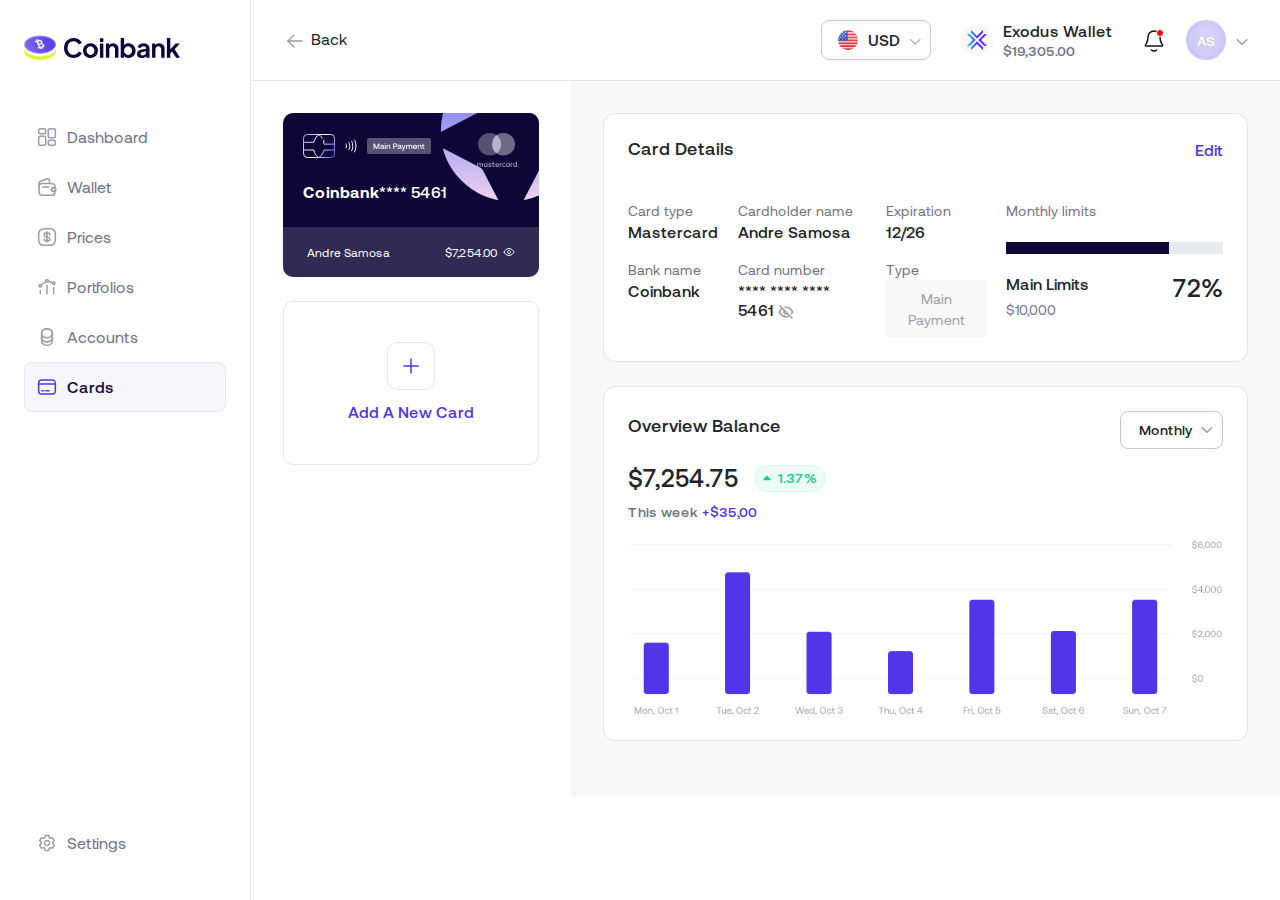
<file: Cards.html>
<!doctype html>
<html class="no-js" lang="">

<head>
    <meta charset="utf-8">
    <meta http-equiv="x-ua-compatible" content="ie=edge">
    <title>Cards | Coinbank</title>
    <meta name="description" content="">
    <meta name="viewport" content="width=device-width, initial-scale=1">
    <link rel="shortcut icon" type="image/x-icon" href="#">
    <!-- Place favicon.ico in the root directory -->

    <!-- CSS here -->
    <link rel="stylesheet" href="assets/css/bootstrap.min.css">
    <link rel="stylesheet" href="assets/css/nice-select.css">
    <link rel="stylesheet" href="assets/css/font.css">
    <link rel="stylesheet" href="assets/css/style.css">
    <link rel="stylesheet" href="assets/css/responsive.css">
</head>

<body>



    <div class="boxBody">

        <aside class="side-bar">
            <nav>
                <div class="logo">
                    <a href="index.html"><img src="assets/img/Logo.svg" alt=""></a>
                </div>
                <ul>
                    <li>
                        <a href="">
                            <i>
                                <svg width="20" height="20" viewBox="0 0 20 20" fill="none"
                                    xmlns="http://www.w3.org/2000/svg">
                                    <path
                                        d="M18.3333 9.08329V3.41663C18.3333 2.16663 17.8 1.66663 16.475 1.66663H13.1083C11.7833 1.66663 11.25 2.16663 11.25 3.41663V9.08329C11.25 10.3333 11.7833 10.8333 13.1083 10.8333H16.475C17.8 10.8333 18.3333 10.3333 18.3333 9.08329Z"
                                        stroke="#9C9CAB" stroke-width="1.5" stroke-linecap="round"
                                        stroke-linejoin="round" />
                                    <path
                                        d="M18.3333 16.5833V15.0833C18.3333 13.8333 17.8 13.3333 16.475 13.3333H13.1083C11.7833 13.3333 11.25 13.8333 11.25 15.0833V16.5833C11.25 17.8333 11.7833 18.3333 13.1083 18.3333H16.475C17.8 18.3333 18.3333 17.8333 18.3333 16.5833Z"
                                        stroke="#9C9CAB" stroke-width="1.5" stroke-linecap="round"
                                        stroke-linejoin="round" />
                                    <path
                                        d="M8.75033 10.9166V16.5833C8.75033 17.8333 8.21699 18.3333 6.89199 18.3333H3.52533C2.20033 18.3333 1.66699 17.8333 1.66699 16.5833V10.9166C1.66699 9.66663 2.20033 9.16663 3.52533 9.16663H6.89199C8.21699 9.16663 8.75033 9.66663 8.75033 10.9166Z"
                                        stroke="#9C9CAB" stroke-width="1.5" stroke-linecap="round"
                                        stroke-linejoin="round" />
                                    <path
                                        d="M8.75033 3.41663V4.91663C8.75033 6.16663 8.21699 6.66663 6.89199 6.66663H3.52533C2.20033 6.66663 1.66699 6.16663 1.66699 4.91663V3.41663C1.66699 2.16663 2.20033 1.66663 3.52533 1.66663H6.89199C8.21699 1.66663 8.75033 2.16663 8.75033 3.41663Z"
                                        stroke="#9C9CAB" stroke-width="1.5" stroke-linecap="round"
                                        stroke-linejoin="round" />
                                </svg>
                            </i>
                            <span>Dashboard</span>
                        </a>
                    </li>
                    <li>
                        <a href="">
                            <i>
                                <svg width="20" height="20" viewBox="0 0 20 20" fill="none"
                                    xmlns="http://www.w3.org/2000/svg">
                                    <path
                                        d="M15.033 11.2917C14.683 11.6333 14.483 12.125 14.533 12.65C14.608 13.55 15.433 14.2083 16.333 14.2083H17.9163V15.2C17.9163 16.925 16.508 18.3333 14.783 18.3333H5.21634C3.49134 18.3333 2.08301 16.925 2.08301 15.2V9.59167C2.08301 7.86667 3.49134 6.45833 5.21634 6.45833H14.783C16.508 6.45833 17.9163 7.86667 17.9163 9.59167V10.7917H16.233C15.7663 10.7917 15.3413 10.975 15.033 11.2917Z"
                                        stroke="#9C9CAB" stroke-width="1.5" stroke-linecap="round"
                                        stroke-linejoin="round" />
                                    <path
                                        d="M2.08301 10.3417V6.53337C2.08301 5.5417 2.69134 4.65833 3.61634 4.30833L10.233 1.80833C11.2663 1.41666 12.3747 2.18335 12.3747 3.29169V6.45834"
                                        stroke="#9C9CAB" stroke-width="1.5" stroke-linecap="round"
                                        stroke-linejoin="round" />
                                    <path
                                        d="M18.7987 11.6418V13.3585C18.7987 13.8168 18.432 14.1918 17.9654 14.2085H16.332C15.432 14.2085 14.607 13.5501 14.532 12.6501C14.482 12.1251 14.682 11.6335 15.032 11.2918C15.3404 10.9751 15.7654 10.7918 16.232 10.7918H17.9654C18.432 10.8085 18.7987 11.1835 18.7987 11.6418Z"
                                        stroke="#9C9CAB" stroke-width="1.5" stroke-linecap="round"
                                        stroke-linejoin="round" />
                                    <path d="M5.83301 10H11.6663" stroke="#9C9CAB" stroke-width="1.5"
                                        stroke-linecap="round" stroke-linejoin="round" />
                                </svg>
                            </i>
                            <span>Wallet</span>
                        </a>
                    </li>
                    <li>
                        <a href="">
                            <i>
                                <svg width="20" height="20" viewBox="0 0 20 20" fill="none"
                                    xmlns="http://www.w3.org/2000/svg">
                                    <path
                                        d="M7.22656 11.9416C7.22656 13.0166 8.05156 13.8832 9.07656 13.8832H11.1682C12.0599 13.8832 12.7849 13.1249 12.7849 12.1916C12.7849 11.1749 12.3432 10.8166 11.6849 10.5832L8.32656 9.41658C7.66823 9.18324 7.22656 8.82491 7.22656 7.80824C7.22656 6.87491 7.95156 6.11658 8.84323 6.11658H10.9349C11.9599 6.11658 12.7849 6.98324 12.7849 8.05824"
                                        stroke="#9C9CAB" stroke-width="1.5" stroke-linecap="round"
                                        stroke-linejoin="round" />
                                    <path d="M10 5V15" stroke="#9C9CAB" stroke-width="1.5" stroke-linecap="round"
                                        stroke-linejoin="round" />
                                    <path
                                        d="M12.5003 18.3333H7.50033C3.33366 18.3333 1.66699 16.6666 1.66699 12.5V7.49996C1.66699 3.33329 3.33366 1.66663 7.50033 1.66663H12.5003C16.667 1.66663 18.3337 3.33329 18.3337 7.49996V12.5C18.3337 16.6666 16.667 18.3333 12.5003 18.3333Z"
                                        stroke="#9C9CAB" stroke-width="1.5" stroke-linecap="round"
                                        stroke-linejoin="round" />
                                </svg>
                            </i>
                            <span>Prices</span>
                        </a>
                    </li>
                    <li>
                        <a href="">
                            <i>
                                <svg width="20" height="20" viewBox="0 0 20 20" fill="none"
                                    xmlns="http://www.w3.org/2000/svg">
                                    <path
                                        d="M16.6663 16.6667V10.8333M9.99967 16.6667V8.33333M3.33301 16.6667L3.33301 13.3333M11.1719 4.18959L15.4789 5.80472M8.99865 4.50077L4.3332 7.99986M17.5502 5.36612C18.0384 5.85427 18.0384 6.64573 17.5502 7.13388C17.0621 7.62204 16.2706 7.62204 15.7825 7.13388C15.2943 6.64573 15.2943 5.85427 15.7825 5.36612C16.2706 4.87796 17.0621 4.87796 17.5502 5.36612ZM4.21689 7.86612C4.70505 8.35427 4.70505 9.14573 4.21689 9.63388C3.72874 10.122 2.93728 10.122 2.44912 9.63388C1.96097 9.14573 1.96097 8.35427 2.44912 7.86612C2.93728 7.37796 3.72874 7.37796 4.21689 7.86612ZM10.8836 2.86612C11.3717 3.35427 11.3717 4.14573 10.8836 4.63388C10.3954 5.12204 9.60395 5.12204 9.11579 4.63388C8.62764 4.14573 8.62764 3.35427 9.11579 2.86612C9.60395 2.37796 10.3954 2.37796 10.8836 2.86612Z"
                                        stroke="#9C9CAB" stroke-width="1.5" stroke-linecap="round"
                                        stroke-linejoin="round" />
                                </svg>
                            </i>
                            <span>Portfolios</span>
                        </a>
                    </li>
                    <li>
                        <a href="">
                            <i>
                                <svg width="20" height="20" viewBox="0 0 20 20" fill="none"
                                    xmlns="http://www.w3.org/2000/svg">
                                    <path
                                        d="M15.4163 10.5416V13.625C15.4163 16.225 12.9913 18.3333 9.99967 18.3333C7.00801 18.3333 4.58301 16.225 4.58301 13.625V10.5416C4.58301 13.1416 7.00801 15 9.99967 15C12.9913 15 15.4163 13.1416 15.4163 10.5416Z"
                                        stroke="#9C9CAB" stroke-width="1.5" stroke-linecap="round"
                                        stroke-linejoin="round" />
                                    <path
                                        d="M15.4163 6.37496C15.4163 7.13329 15.208 7.83329 14.8413 8.43329C13.9497 9.89996 12.1163 10.8333 9.99967 10.8333C7.88301 10.8333 6.04968 9.89996 5.15801 8.43329C4.79134 7.83329 4.58301 7.13329 4.58301 6.37496C4.58301 5.07496 5.19134 3.89996 6.16634 3.04996C7.14967 2.19163 8.49967 1.66663 9.99967 1.66663C11.4997 1.66663 12.8497 2.19163 13.833 3.04163C14.808 3.89996 15.4163 5.07496 15.4163 6.37496Z"
                                        stroke="#9C9CAB" stroke-width="1.5" stroke-linecap="round"
                                        stroke-linejoin="round" />
                                    <path
                                        d="M15.4163 6.37496V10.5416C15.4163 13.1416 12.9913 15 9.99967 15C7.00801 15 4.58301 13.1416 4.58301 10.5416V6.37496C4.58301 3.77496 7.00801 1.66663 9.99967 1.66663C11.4997 1.66663 12.8497 2.19163 13.833 3.04163C14.808 3.89996 15.4163 5.07496 15.4163 6.37496Z"
                                        stroke="#9C9CAB" stroke-width="1.5" stroke-linecap="round"
                                        stroke-linejoin="round" />
                                </svg>
                            </i>
                            <span>Accounts</span>
                        </a>
                    </li>
                    <li>
                        <a href="" class="active">
                            <i>
                                <svg width="20" height="20" viewBox="0 0 20 20" fill="none"
                                    xmlns="http://www.w3.org/2000/svg">
                                    <path d="M1.66699 7.08752H18.3337" stroke="#9C9CAB" stroke-width="1.5"
                                        stroke-miterlimit="10" stroke-linecap="round" stroke-linejoin="round" />
                                    <path d="M5 13.7542H6.66667" stroke="#9C9CAB" stroke-width="1.5"
                                        stroke-miterlimit="10" stroke-linecap="round" stroke-linejoin="round" />
                                    <path d="M8.75 13.7542H12.0833" stroke="#9C9CAB" stroke-width="1.5"
                                        stroke-miterlimit="10" stroke-linecap="round" stroke-linejoin="round" />
                                    <path
                                        d="M5.36699 2.92078H14.6253C17.592 2.92078 18.3337 3.65411 18.3337 6.57911V13.4208C18.3337 16.3458 17.592 17.0791 14.6337 17.0791H5.36699C2.40866 17.0874 1.66699 16.3541 1.66699 13.4291V6.57911C1.66699 3.65411 2.40866 2.92078 5.36699 2.92078Z"
                                        stroke="#9C9CAB" stroke-width="1.5" stroke-linecap="round"
                                        stroke-linejoin="round" />
                                </svg>
                            </i>
                            <span>Cards</span>
                        </a>
                    </li>
                </ul>
            </nav>
            <ul>
                <li>
                    <a href="">
                        <i><img src="assets/img/nav-icon/setting-icon.svg" alt=""></i>
                        <span>Settings</span>
                    </a>
                </li>
            </ul>
        </aside>

        <main>


            <header class="header-area">
                <div class="container">
                    <div class="row align-items-center">
                        <div class="col-md-3 col-6">
                            <div class="header__name">
                                <a href="" class="back__link"><i><img src="assets/img/all-icon/left-arrow.svg"
                                            alt=""></i> Back</a>
                            </div>
                        </div>
                        <div class="col-md-9 col-6">
                            <div class="header__right">
                                <ul>
                                    <li>
                                        <div class="currency__dropdown">
                                            <div class="box">
                                                <ul class="by_default">
                                                    <li>
                                                        <div class="sharing">
                                                            <div class="share-icon">
                                                                <i><img src="assets/img/US.png" alt=""></i>
                                                            </div>
                                                            <p>USD</p>
                                                        </div>
                                                    </li>
                                                </ul>
                                                <ul class="options">
                                                    <li>
                                                        <div class="sharing">
                                                            <div class="share-icon">
                                                                <i><img src="assets/img/Crypto.png" alt=""></i>
                                                            </div>
                                                            <p>BTC</p>
                                                        </div>
                                                    </li>
                                                    <li>
                                                        <div class="sharing">
                                                            <div class="share-icon">
                                                                <i><img src="assets/img/US.png" alt=""></i>
                                                            </div>
                                                            <p>USD</p>
                                                        </div>
                                                    </li>
                                                    <li>
                                                        <div class="sharing">
                                                            <div class="share-icon">
                                                                <i><img src="assets/img/eth.png" alt=""></i>
                                                            </div>
                                                            <p>ETH</p>
                                                        </div>
                                                    </li>
                                                </ul>
                                            </div>
                                        </div>
                                    </li>
                                    <li>
                                        <button type="button" class="wallet__balnce">
                                            <i>
                                                <img src="assets/img/exodus-icon.svg" alt="">
                                            </i>
                                            <b>
                                                Exodus Wallet <br>
                                                <small>$19,305.00</small>
                                            </b>
                                        </button>
                                    </li>
                                    <li>
                                        <button type="button" class="notifi__btn"><i class="active"><img
                                                    src="assets/img/nav-icon/notifi-Icon.svg" alt=""></i></button>
                                    </li>
                                    <li>
                                        <div class="user__set">
                                            <button type="button">
                                                <i>AS</i>
                                                <span><img src="assets/img/all-icon/down-arrow.svg" alt=""></span>
                                            </button>
                                        </div>
                                    </li>
                                </ul>
                            </div>
                        </div>
                    </div>
                </div>
            </header>




            <!--------- Section START ---------->
            <section class="card-area ">
                <div class="card__list">
                    <div class="container">
                        <div class="row">
                            <div class="col-lg-12">
                                <div class="card__blk master__card">
                                    <img src="assets/img/all-icon/card-bg.svg" class="card-bg" alt="">
                                    <div class="mCard__top">
                                        <i><img src="assets/img/all-icon/card-1.svg" alt=""></i>
                                        <i><img src="assets/img/all-icon/Mastercard-Logo.svg" alt=""></i>
                                    </div>
                                    <div class="mCard__mid">
                                        <h6><b>Coinbank</b> **** 5461</h6>
                                    </div>
                                    <div class="mCard__btm">
                                        <span>Andre Samosa</span>
                                        <p>$7,254.00 <button><img src="assets/img/all-icon/eye.svg" alt=""></button></p>
                                    </div>
                                </div>
                            </div>
                            <div class="col-lg-12">
                                <a href="" class="add__card" data-bs-toggle="modal" data-bs-target="#exampleModal">
                                    <i>
                                        <img src="assets/img/all-icon/plus-Icon-lg.svg" alt="">
                                    </i>
                                    <span>Add A New Card</span>
                                </a>
                            </div>
                        </div>
                    </div>
                </div>
                <div class="card__info">
                    <div class="container">
                        <div class="row">
                            <div class="col-lg-12">
                                <div class="box__style">
                                    <div class="Card__Details">
                                        <div class="Card__DTop">
                                            <h5>Card Details</h5>
                                            <a href="">Edit</a>
                                        </div>
                                        <ul>
                                            <li>
                                                <span>Card type</span>
                                                <h6>Mastercard</h6>
                                                <span>Bank name</span>
                                                <h6>Coinbank</h6>
                                            </li>
                                            <li>
                                                <span>Cardholder name</span>
                                                <h6>Andre Samosa</h6>
                                                <span>Card number</span>
                                                <h6>**** **** **** 5461 <button><img src="assets/img/all-icon/eye-off.svg" alt=""></button></h6>
                                            </li>
                                            <li>
                                                <span>Expiration</span>
                                                <h6>12/26</h6>
                                                <span>Type</span>
                                                <button type="button" disabled class="mp__btn">Main Payment</button>
                                            </li>
                                            <li>
                                                <span>Monthly limits</span>
                                                <div class="progress">
                                                    <div class="progress-bar w-75" role="progressbar" aria-valuenow="75" aria-valuemin="0" aria-valuemax="100"></div>
                                                  </div>
                                                <div class="flex justify-content-between">
                                                    <div class="">
                                                        <h6 class="mb-1">Main Limits</h6>
                                                        <span>$10,000</span>
                                                    </div>
                                                    <h4>72%</h4>
                                                </div>
                                            </li>
                                        </ul>
                                    </div>
                                </div>
                            </div>
                            <div class="col-lg-12">
                                <div class="box__style">
                                    <div class="ov__Balance">
                                        <div class="ov__Balance__top">
                                            <h5>Overview Balance</h5>
                                            <div class="select__blk ">
                                                <select class="right">
                                                    <option data-display="Monthly">Monthly</option>
                                                    <option value="1">Weekly</option>
                                                    <option value="2">Another option</option>
                                                    <option value="3" disabled>A disabled option</option>
                                                    <option value="4">Potato</option>
                                                  </select>
                                            </div>
                                        </div>
                                        <div class="ov__Balance__content">
                                            <div class="d-flex align-items-center gap-3 mb-2">
                                                <h4 class="mb-0">$7,254.75</h4>
                                                <span class="up__btn"><img src="assets/img/all-icon/up-triagel.svg" alt=""> 1.37%</span>
                                            </div>
                                            <p>This week <span>+$35,00</span></p>
                                        </div>
                                        <div class="ov__Balanc__chart">
                                            <img src="assets/img/chart-Stats-3.png" alt="">
                                        </div>
                                    </div>
                                </div>
                            </div>
                        </div>
                    </div>
                </div>
            </section>
            <!--------- Section End ---------->



        </main>


        <!-- Modal -->
        <div class="modal fade NewCard__modal " id="exampleModal" tabindex="-1" aria-labelledby="exampleModalLabel" aria-hidden="true">
            <div class="modal-dialog modal-md modal-dialog-centered">
            <div class="modal-content">
                <div class="modal-header border-0 ">
                    <h5 class="modal-title" id="exampleModalLabel">Add A New Card</h5>
                    <button type="button" class="btn-close" data-bs-dismiss="modal" aria-label="Close"></button>
                </div>
                <div class="modal-body">
                    <div class="NewCard__content">
                        <form action="">
                            <div class="input__blk">
                                <label for="">Cardholder name</label>
                                <input type="text" placeholder="Cardholder name">
                            </div>
                            <div class="input__blk">
                                <label for="">Card number</label>
                                <input type="text" placeholder="XXXX XXXX XXXX XXXX">
                            </div>
                            <div class="row">
                                <div class="col-lg-4">
                                    <div class="input__blk">
                                        <label for="">Expiration</label>
                                        <input type="text" placeholder="MM/YY">
                                    </div>
                                </div>
                                <div class="col-lg-4">
                                    <div class="input__blk">
                                        <label for="">CVV</label>
                                        <input type="text" placeholder="3-digit number">
                                    </div>
                                </div>
                                <div class="col-lg-4">
                                    <div class="input__blk">
                                        <label for="">Postal code</label>
                                        <input type="text" placeholder="">
                                    </div>
                                </div>
                            </div>
                            <div class="form-check">
                                <input class="form-check-input" type="checkbox" value="" id="flexCheckDefault">
                                <label class="form-check-label" for="flexCheckDefault">
                                    Set as a main payment
                                </label>
                              </div>
                              <p>By adding a new card, you agree to our terms.</p>
                              <div class="NewCard__btm">
                                <a href="" class="thm_btn">Add Card</a>
                                <p><i><img src="assets/img/all-icon/lock-icon.svg" alt=""></i> Processed by <b>Coinbank</b> </p>
                              </div>
                        </form>
                    </div>
                </div>
            </div>
            </div>
        </div>


    </div>





    <!-- JS here -->
    <script src="assets/js/jquery-3.4.1.min.js"></script>
    <script src="assets/js/bootstrap.min.js"></script>
    <script src="assets/js/jquery.nice-select.min.js"></script>
    <script src="assets/js/main.js"></script>
</body>

</html>
</file>
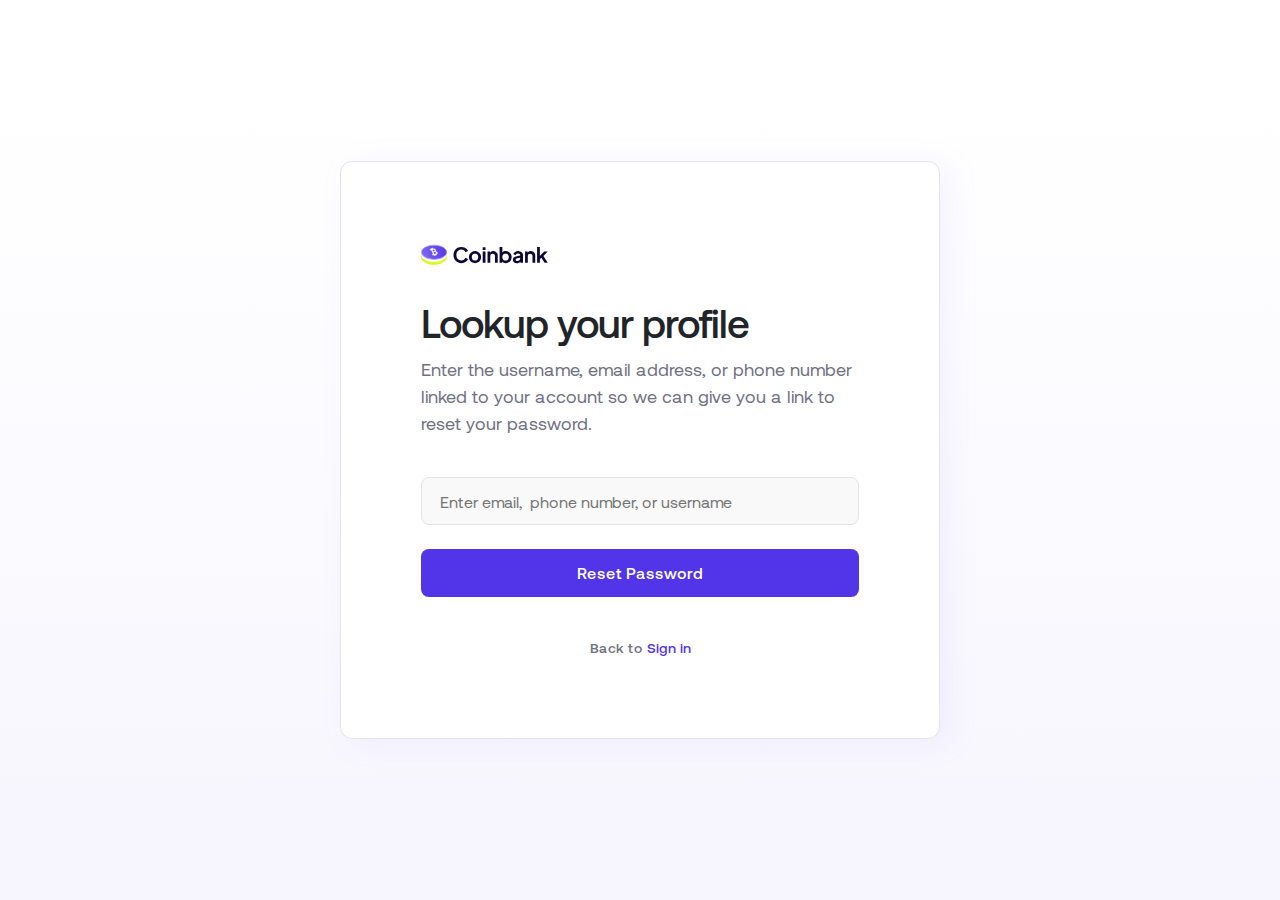
<file: Forgot-Password.html>
<!doctype html>
<html class="no-js" lang="">
    <head>
        <meta charset="utf-8">
        <meta http-equiv="x-ua-compatible" content="ie=edge">
        <title>Forgot Password | Coinbank</title>
        <meta name="description" content="">
        <meta name="viewport" content="width=device-width, initial-scale=1"> 
		<link rel="shortcut icon" type="image/x-icon" href="#">
        <!-- Place favicon.ico in the root directory -->
        
		<!-- CSS here -->
        <link rel="stylesheet" href="assets/css/bootstrap.min.css">
        <link rel="stylesheet" href="assets/css/nice-select.css">
        <link rel="stylesheet" href="assets/css/font.css">
        <link rel="stylesheet" href="assets/css/style.css">
        <link rel="stylesheet" href="assets/css/responsive.css">
    </head>
    <body>

       

    <div class="boxBody">

        <main >


    
            <!---------profile Section START ---------->
            <section class="profile-area">
                <div class="container">
                    <div class="row">
                        <div class="col-lg-12">
                            <div class="profile__content box__style">
                                <i><img src="assets/img/Logo.svg" alt=""></i>
                                <h1>Lookup your profile</h1>
                                <p>Enter the username, email address, or phone number linked to your account so we can give you a link to reset your password.</p>
                                <div class="input__blk">
                                    <input type="text" placeholder="Enter email,  phone number, or username">
                                </div>
                                <a href="" class="thm_btn w-100">Reset Password</a>
                                <p class="Sign__link">Back to <a href="">Sign in</a></p>
                            </div>
                        </div>
                    </div>
                </div>
            </section>
            <!---------profile Section End ---------->
    
    
    
        </main>
    </div>




    
		<!-- JS here --> 
        <script src="assets/js/jquery-3.4.1.min.js"></script>
        <script src="assets/js/bootstrap.min.js"></script>
        <script src="assets/js/jquery.nice-select.min.js"></script>
        <script src="assets/js/main.js"></script>
    </body>
</html>
</file>
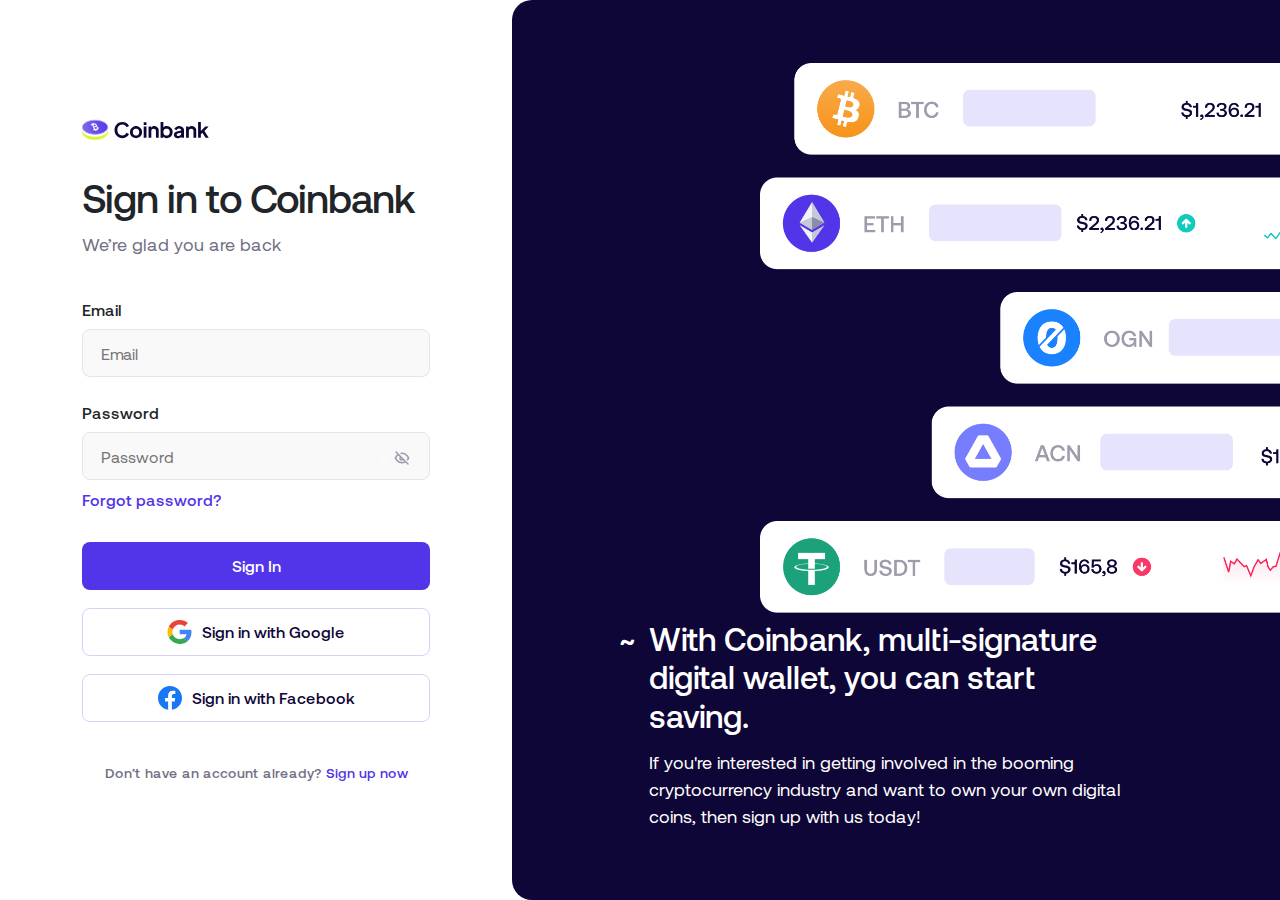
<file: Sign-in.html>
<!doctype html>
<html class="no-js" lang="">
    <head>
        <meta charset="utf-8">
        <meta http-equiv="x-ua-compatible" content="ie=edge">
        <title>Sign In | Coinbank</title>
        <meta name="description" content="">
        <meta name="viewport" content="width=device-width, initial-scale=1"> 
		<link rel="shortcut icon" type="image/x-icon" href="#">
        <!-- Place favicon.ico in the root directory -->
        
		<!-- CSS here -->
        <link rel="stylesheet" href="assets/css/bootstrap.min.css">
        <link rel="stylesheet" href="assets/css/nice-select.css">
        <link rel="stylesheet" href="assets/css/font.css">
        <link rel="stylesheet" href="assets/css/style.css">
        <link rel="stylesheet" href="assets/css/responsive.css">
    </head>
    <body>

       

    <div class="boxBody">

        <main >


    
            <!---------Signup Section START ---------->
            <section class="Signup-area">
                <div class="Signup__left ">
                    <div class="container">
                        <div class="row">
                            <div class="col-lg-12">
                                <div class="profile__content">
                                    <i><img src="assets/img/Logo.svg" alt=""></i>
                                    <h1>Sign in to Coinbank</h1>
                                    <p>We’re glad you are back</p>
                                    <div class="input__blk">
                                        <label for="">Email</label>
                                        <input type="text" placeholder="Email">
                                    </div>
                                    <div class="input__blk mb-2">
                                        <label for="">Password</label>
                                        <div class="input__pass">
                                            <input type="password" placeholder="Password">
                                            <span>
                                                <img src="assets/img/all-icon/eye.svg" class="eye" alt="">
                                                <img src="assets/img/all-icon/eye-off.svg" class="eye-off" alt="">
                                            </span>
                                        </div>
                                    </div>
                                    <a href="" class="Forgot__link">Forgot password?</a>
                                    <a href="" class="thm_btn w-100">Sign In</a>
                                    <a href="" class="border__btn"><img src="assets/img/google.svg" alt=""> Sign in with Google</a>
                                    <a href="" class="border__btn"><img src="assets/img/facebook.svg" alt=""> Sign in with Facebook</a>
                                    <p class="Sign__link">Don’t have an account already?  <a href="">Sign up now</a></p>
                                </div>
                            </div>
                        </div>
                    </div>
                </div>
                <div class="Signup__right">
                    <div class="container">
                        <div class="row">
                            <div class="col-lg-12">
                                <div class="Signup__content v2">
                                    <img src="assets/img/Signin-img-2.png" class="Signin-img" alt="">
                                    <div class="Signup__text">
                                        <h3>With Coinbank, multi-signature digital wallet, you can start saving.</h3>
                                        <p>If you're interested in getting involved in the booming cryptocurrency industry and want to own your own digital coins, then sign up with us today!</p>
                                    </div>
                                </div>
                            </div>
                        </div>
                    </div>
                </div>
            </section>
            <!---------Signup Section End ---------->
    
    
    
        </main>
    </div>




    
		<!-- JS here --> 
        <script src="assets/js/jquery-3.4.1.min.js"></script>
        <script src="assets/js/bootstrap.min.js"></script>
        <script src="assets/js/jquery.nice-select.min.js"></script>
        <script src="assets/js/main.js"></script>
    </body>
</html>
</file>
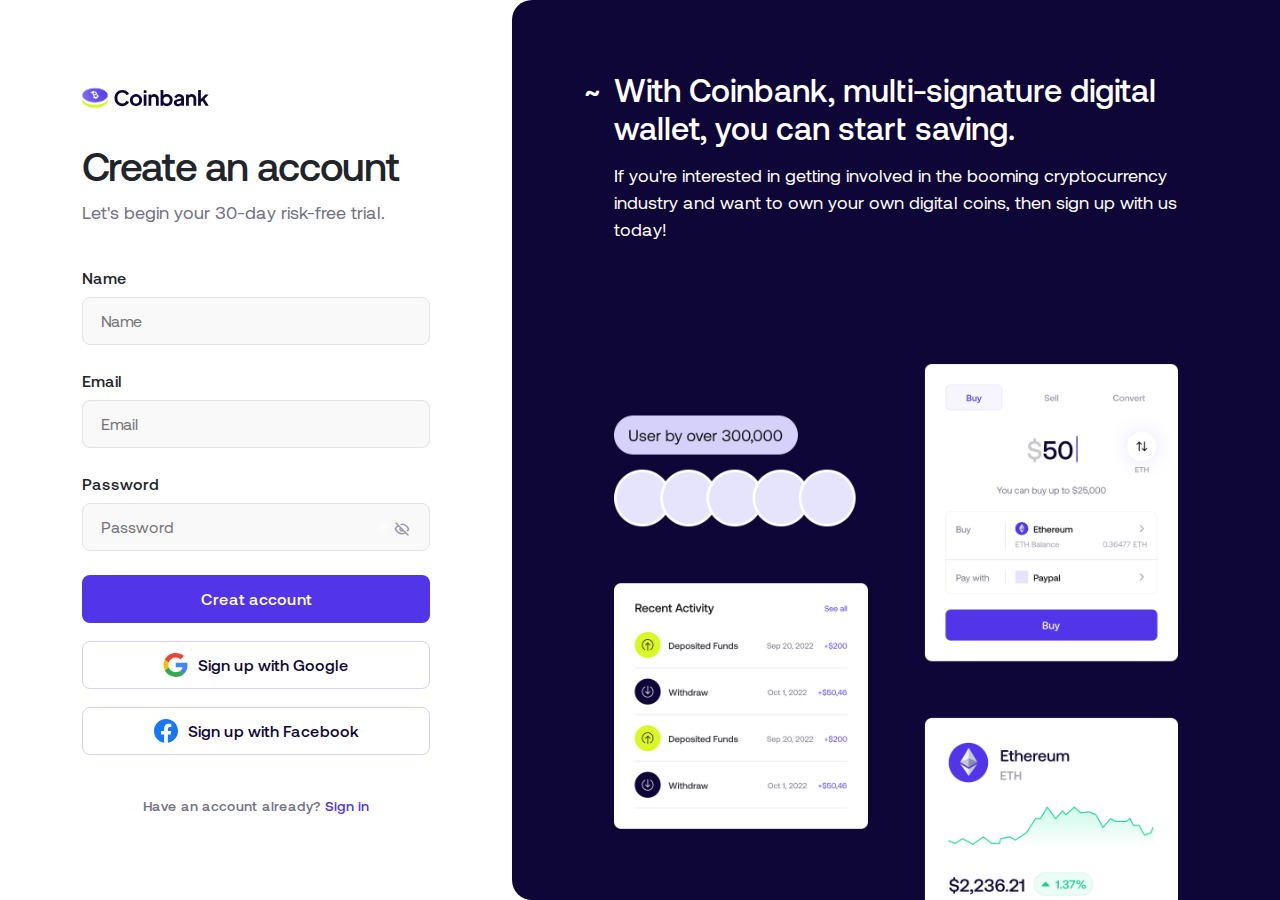
<file: Sign-up.html>
<!doctype html>
<html class="no-js" lang="">
    <head>
        <meta charset="utf-8">
        <meta http-equiv="x-ua-compatible" content="ie=edge">
        <title>Sign up | Coinbank</title>
        <meta name="description" content="">
        <meta name="viewport" content="width=device-width, initial-scale=1"> 
		<link rel="shortcut icon" type="image/x-icon" href="#">
        <!-- Place favicon.ico in the root directory -->
        
		<!-- CSS here -->
        <link rel="stylesheet" href="assets/css/bootstrap.min.css">
        <link rel="stylesheet" href="assets/css/nice-select.css">
        <link rel="stylesheet" href="assets/css/font.css">
        <link rel="stylesheet" href="assets/css/style.css">
        <link rel="stylesheet" href="assets/css/responsive.css">
    </head>
    <body>

       

    <div class="boxBody">

        <main >


    
            <!---------Signup Section START ---------->
            <section class="Signup-area">
                <div class="Signup__left ">
                    <div class="container">
                        <div class="row">
                            <div class="col-lg-12">
                                <div class="profile__content">
                                    <i><img src="assets/img/Logo.svg" alt=""></i>
                                    <h1>Create an account</h1>
                                    <p>Let's begin your 30-day risk-free trial.</p>
                                    <div class="input__blk">
                                        <label for="">Name</label>
                                        <input type="text" placeholder="Name">
                                    </div>
                                    <div class="input__blk">
                                        <label for="">Email</label>
                                        <input type="text" placeholder="Email">
                                    </div>
                                    <div class="input__blk">
                                        <label for="">Password</label>
                                        <div class="input__pass">
                                            <input type="password" placeholder="Password">
                                            <span>
                                                <img src="assets/img/all-icon/eye.svg" class="eye" alt="">
                                                <img src="assets/img/all-icon/eye-off.svg" class="eye-off" alt="">
                                            </span>
                                        </div>
                                    </div>
                                    <a href="" class="thm_btn w-100">Creat account</a>
                                    <a href="" class="border__btn"><img src="assets/img/google.svg" alt=""> Sign up with Google</a>
                                    <a href="" class="border__btn"><img src="assets/img/facebook.svg" alt=""> Sign up with Facebook</a>
                                    <p class="Sign__link">Have an account already? <a href="">Sign in</a></p>
                                </div>
                            </div>
                        </div>
                    </div>
                </div>
                <div class="Signup__right">
                    <div class="container">
                        <div class="row">
                            <div class="col-lg-12">
                                <div class="Signup__content">
                                    <div class="Signup__text">
                                        <h3>With Coinbank, multi-signature digital wallet, you can start saving.</h3>
                                        <p>If you're interested in getting involved in the booming cryptocurrency industry and want to own your own digital coins, then sign up with us today!</p>
                                    </div>
                                    <img src="assets/img/Signup-img-1.png" alt="">
                                </div>
                            </div>
                        </div>
                    </div>
                </div>
            </section>
            <!---------Signup Section End ---------->
    
    
    
        </main>
    </div>




    
		<!-- JS here --> 
        <script src="assets/js/jquery-3.4.1.min.js"></script>
        <script src="assets/js/bootstrap.min.js"></script>
        <script src="assets/js/jquery.nice-select.min.js"></script>
        <script src="assets/js/main.js"></script>
    </body>
</html>
</file>
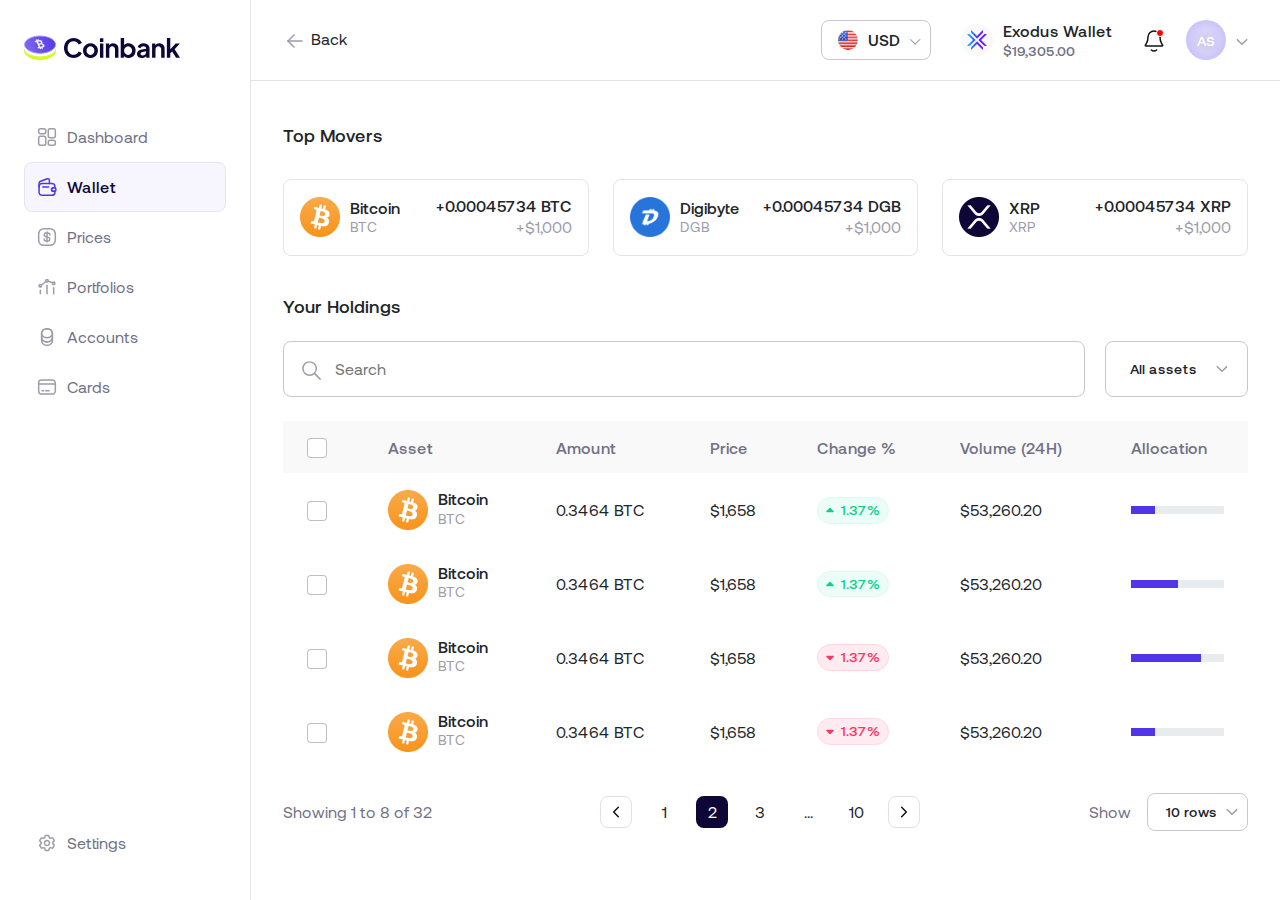
<file: Wallet.html>
<!doctype html>
<html class="no-js" lang="">
    <head>
        <meta charset="utf-8">
        <meta http-equiv="x-ua-compatible" content="ie=edge">
        <title>Wallet | Coinbank</title>
        <meta name="description" content="">
        <meta name="viewport" content="width=device-width, initial-scale=1"> 
		<link rel="shortcut icon" type="image/x-icon" href="#">
        <!-- Place favicon.ico in the root directory -->
        
		<!-- CSS here -->
        <link rel="stylesheet" href="assets/css/bootstrap.min.css">
        <link rel="stylesheet" href="assets/css/nice-select.css">
        <link rel="stylesheet" href="assets/css/font.css">
        <link rel="stylesheet" href="assets/css/style.css">
        <link rel="stylesheet" href="assets/css/responsive.css">
    </head>
    <body>

       

    <div class="boxBody">

        <aside class="side-bar">
            <nav>
                <div class="logo">
                    <a href="index.html"><img src="assets/img/Logo.svg" alt=""></a>
                </div>
                <ul>
                    <li>
                        <a href="" >
                            <i>
                                <svg width="20" height="20" viewBox="0 0 20 20" fill="none" xmlns="http://www.w3.org/2000/svg">
                                    <path d="M18.3333 9.08329V3.41663C18.3333 2.16663 17.8 1.66663 16.475 1.66663H13.1083C11.7833 1.66663 11.25 2.16663 11.25 3.41663V9.08329C11.25 10.3333 11.7833 10.8333 13.1083 10.8333H16.475C17.8 10.8333 18.3333 10.3333 18.3333 9.08329Z" stroke="#9C9CAB" stroke-width="1.5" stroke-linecap="round" stroke-linejoin="round"/>
                                    <path d="M18.3333 16.5833V15.0833C18.3333 13.8333 17.8 13.3333 16.475 13.3333H13.1083C11.7833 13.3333 11.25 13.8333 11.25 15.0833V16.5833C11.25 17.8333 11.7833 18.3333 13.1083 18.3333H16.475C17.8 18.3333 18.3333 17.8333 18.3333 16.5833Z" stroke="#9C9CAB" stroke-width="1.5" stroke-linecap="round" stroke-linejoin="round"/>
                                    <path d="M8.75033 10.9166V16.5833C8.75033 17.8333 8.21699 18.3333 6.89199 18.3333H3.52533C2.20033 18.3333 1.66699 17.8333 1.66699 16.5833V10.9166C1.66699 9.66663 2.20033 9.16663 3.52533 9.16663H6.89199C8.21699 9.16663 8.75033 9.66663 8.75033 10.9166Z" stroke="#9C9CAB" stroke-width="1.5" stroke-linecap="round" stroke-linejoin="round"/>
                                    <path d="M8.75033 3.41663V4.91663C8.75033 6.16663 8.21699 6.66663 6.89199 6.66663H3.52533C2.20033 6.66663 1.66699 6.16663 1.66699 4.91663V3.41663C1.66699 2.16663 2.20033 1.66663 3.52533 1.66663H6.89199C8.21699 1.66663 8.75033 2.16663 8.75033 3.41663Z" stroke="#9C9CAB" stroke-width="1.5" stroke-linecap="round" stroke-linejoin="round"/>
                                    </svg>
                            </i>
                            <span>Dashboard</span>
                        </a>
                    </li>
                    <li>
                        <a href="" class="active">
                            <i>
                                <svg width="20" height="20" viewBox="0 0 20 20" fill="none" xmlns="http://www.w3.org/2000/svg">
                                    <path d="M15.033 11.2917C14.683 11.6333 14.483 12.125 14.533 12.65C14.608 13.55 15.433 14.2083 16.333 14.2083H17.9163V15.2C17.9163 16.925 16.508 18.3333 14.783 18.3333H5.21634C3.49134 18.3333 2.08301 16.925 2.08301 15.2V9.59167C2.08301 7.86667 3.49134 6.45833 5.21634 6.45833H14.783C16.508 6.45833 17.9163 7.86667 17.9163 9.59167V10.7917H16.233C15.7663 10.7917 15.3413 10.975 15.033 11.2917Z" stroke="#9C9CAB" stroke-width="1.5" stroke-linecap="round" stroke-linejoin="round"/>
                                    <path d="M2.08301 10.3417V6.53337C2.08301 5.5417 2.69134 4.65833 3.61634 4.30833L10.233 1.80833C11.2663 1.41666 12.3747 2.18335 12.3747 3.29169V6.45834" stroke="#9C9CAB" stroke-width="1.5" stroke-linecap="round" stroke-linejoin="round"/>
                                    <path d="M18.7987 11.6418V13.3585C18.7987 13.8168 18.432 14.1918 17.9654 14.2085H16.332C15.432 14.2085 14.607 13.5501 14.532 12.6501C14.482 12.1251 14.682 11.6335 15.032 11.2918C15.3404 10.9751 15.7654 10.7918 16.232 10.7918H17.9654C18.432 10.8085 18.7987 11.1835 18.7987 11.6418Z" stroke="#9C9CAB" stroke-width="1.5" stroke-linecap="round" stroke-linejoin="round"/>
                                    <path d="M5.83301 10H11.6663" stroke="#9C9CAB" stroke-width="1.5" stroke-linecap="round" stroke-linejoin="round"/>
                                    </svg>
                            </i>
                            <span>Wallet</span>
                        </a>
                    </li>
                    <li>
                        <a href="">
                            <i>
                                <svg width="20" height="20" viewBox="0 0 20 20" fill="none" xmlns="http://www.w3.org/2000/svg">
                                    <path d="M7.22656 11.9416C7.22656 13.0166 8.05156 13.8832 9.07656 13.8832H11.1682C12.0599 13.8832 12.7849 13.1249 12.7849 12.1916C12.7849 11.1749 12.3432 10.8166 11.6849 10.5832L8.32656 9.41658C7.66823 9.18324 7.22656 8.82491 7.22656 7.80824C7.22656 6.87491 7.95156 6.11658 8.84323 6.11658H10.9349C11.9599 6.11658 12.7849 6.98324 12.7849 8.05824" stroke="#9C9CAB" stroke-width="1.5" stroke-linecap="round" stroke-linejoin="round"/>
                                    <path d="M10 5V15" stroke="#9C9CAB" stroke-width="1.5" stroke-linecap="round" stroke-linejoin="round"/>
                                    <path d="M12.5003 18.3333H7.50033C3.33366 18.3333 1.66699 16.6666 1.66699 12.5V7.49996C1.66699 3.33329 3.33366 1.66663 7.50033 1.66663H12.5003C16.667 1.66663 18.3337 3.33329 18.3337 7.49996V12.5C18.3337 16.6666 16.667 18.3333 12.5003 18.3333Z" stroke="#9C9CAB" stroke-width="1.5" stroke-linecap="round" stroke-linejoin="round"/>
                                    </svg>
                            </i>
                            <span>Prices</span>
                        </a>
                    </li>
                    <li>
                        <a href="">
                            <i>
                                <svg width="20" height="20" viewBox="0 0 20 20" fill="none" xmlns="http://www.w3.org/2000/svg">
                                    <path d="M16.6663 16.6667V10.8333M9.99967 16.6667V8.33333M3.33301 16.6667L3.33301 13.3333M11.1719 4.18959L15.4789 5.80472M8.99865 4.50077L4.3332 7.99986M17.5502 5.36612C18.0384 5.85427 18.0384 6.64573 17.5502 7.13388C17.0621 7.62204 16.2706 7.62204 15.7825 7.13388C15.2943 6.64573 15.2943 5.85427 15.7825 5.36612C16.2706 4.87796 17.0621 4.87796 17.5502 5.36612ZM4.21689 7.86612C4.70505 8.35427 4.70505 9.14573 4.21689 9.63388C3.72874 10.122 2.93728 10.122 2.44912 9.63388C1.96097 9.14573 1.96097 8.35427 2.44912 7.86612C2.93728 7.37796 3.72874 7.37796 4.21689 7.86612ZM10.8836 2.86612C11.3717 3.35427 11.3717 4.14573 10.8836 4.63388C10.3954 5.12204 9.60395 5.12204 9.11579 4.63388C8.62764 4.14573 8.62764 3.35427 9.11579 2.86612C9.60395 2.37796 10.3954 2.37796 10.8836 2.86612Z" stroke="#9C9CAB" stroke-width="1.5" stroke-linecap="round" stroke-linejoin="round"/>
                                    </svg>
                            </i>
                            <span>Portfolios</span>
                        </a>
                    </li>
                    <li>
                        <a href="" >
                            <i>
                                <svg width="20" height="20" viewBox="0 0 20 20" fill="none" xmlns="http://www.w3.org/2000/svg">
                                    <path d="M15.4163 10.5416V13.625C15.4163 16.225 12.9913 18.3333 9.99967 18.3333C7.00801 18.3333 4.58301 16.225 4.58301 13.625V10.5416C4.58301 13.1416 7.00801 15 9.99967 15C12.9913 15 15.4163 13.1416 15.4163 10.5416Z" stroke="#9C9CAB" stroke-width="1.5" stroke-linecap="round" stroke-linejoin="round"/>
                                    <path d="M15.4163 6.37496C15.4163 7.13329 15.208 7.83329 14.8413 8.43329C13.9497 9.89996 12.1163 10.8333 9.99967 10.8333C7.88301 10.8333 6.04968 9.89996 5.15801 8.43329C4.79134 7.83329 4.58301 7.13329 4.58301 6.37496C4.58301 5.07496 5.19134 3.89996 6.16634 3.04996C7.14967 2.19163 8.49967 1.66663 9.99967 1.66663C11.4997 1.66663 12.8497 2.19163 13.833 3.04163C14.808 3.89996 15.4163 5.07496 15.4163 6.37496Z" stroke="#9C9CAB" stroke-width="1.5" stroke-linecap="round" stroke-linejoin="round"/>
                                    <path d="M15.4163 6.37496V10.5416C15.4163 13.1416 12.9913 15 9.99967 15C7.00801 15 4.58301 13.1416 4.58301 10.5416V6.37496C4.58301 3.77496 7.00801 1.66663 9.99967 1.66663C11.4997 1.66663 12.8497 2.19163 13.833 3.04163C14.808 3.89996 15.4163 5.07496 15.4163 6.37496Z" stroke="#9C9CAB" stroke-width="1.5" stroke-linecap="round" stroke-linejoin="round"/>
                                    </svg>
                            </i>
                            <span>Accounts</span>
                        </a>
                    </li>
                    <li>
                        <a href="">
                            <i>
                                <svg width="20" height="20" viewBox="0 0 20 20" fill="none" xmlns="http://www.w3.org/2000/svg">
                                    <path d="M1.66699 7.08752H18.3337" stroke="#9C9CAB" stroke-width="1.5" stroke-miterlimit="10" stroke-linecap="round" stroke-linejoin="round"/>
                                    <path d="M5 13.7542H6.66667" stroke="#9C9CAB" stroke-width="1.5" stroke-miterlimit="10" stroke-linecap="round" stroke-linejoin="round"/>
                                    <path d="M8.75 13.7542H12.0833" stroke="#9C9CAB" stroke-width="1.5" stroke-miterlimit="10" stroke-linecap="round" stroke-linejoin="round"/>
                                    <path d="M5.36699 2.92078H14.6253C17.592 2.92078 18.3337 3.65411 18.3337 6.57911V13.4208C18.3337 16.3458 17.592 17.0791 14.6337 17.0791H5.36699C2.40866 17.0874 1.66699 16.3541 1.66699 13.4291V6.57911C1.66699 3.65411 2.40866 2.92078 5.36699 2.92078Z" stroke="#9C9CAB" stroke-width="1.5" stroke-linecap="round" stroke-linejoin="round"/>
                                    </svg>
                            </i>
                            <span>Cards</span>
                        </a>
                    </li>
                </ul>
            </nav>
            <ul>
                <li>
                    <a href="">
                        <i><img src="assets/img/nav-icon/setting-icon.svg" alt=""></i>
                        <span>Settings</span>
                    </a>
                </li>
            </ul>
        </aside>

        <main >


            <header class="header-area">
                <div class="container">
                    <div class="row align-items-center">
                        <div class="col-md-3 col-6">
                            <div class="header__name">
                                <a href="" class="back__link"><i><img src="assets/img/all-icon/left-arrow.svg" alt=""></i> Back</a>
                            </div>
                        </div>
                        <div class="col-md-9 col-6">
                            <div class="header__right">
                                <ul>
                                    <li>
                                        <div class="currency__dropdown">
                                            <div class="box">
                                                <ul class="by_default">
                                                  <li>
                                                    <div class="sharing">
                                                      <div class="share-icon">
                                                        <i><img src="assets/img/US.png" alt=""></i>
                                                      </div>
                                                      <p>USD</p>
                                                    </div>
                                                  </li>
                                                </ul>
                                                <ul class="options">
                                                  <li>
                                                    <div class="sharing">
                                                      <div class="share-icon">
                                                        <i><img src="assets/img/Crypto.png" alt=""></i>
                                                      </div>
                                                      <p>BTC</p>
                                                    </div>
                                                  </li>
                                                  <li>
                                                    <div class="sharing">
                                                      <div class="share-icon">
                                                        <i><img src="assets/img/US.png" alt=""></i>
                                                      </div>
                                                      <p>USD</p>
                                                    </div>
                                                  </li>
                                                  <li>
                                                    <div class="sharing">
                                                      <div class="share-icon">
                                                        <i><img src="assets/img/eth.png" alt=""></i>
                                                      </div>
                                                      <p>ETH</p>
                                                    </div>
                                                  </li>
                                                </ul>
                                              </div>
                                        </div>
                                    </li>
                                    <li>
                                        <button type="button" class="wallet__balnce">
                                            <i>
                                                <img src="assets/img/exodus-icon.svg" alt="">
                                            </i>
                                            <b>
                                                Exodus Wallet <br>
                                                <small>$19,305.00</small>
                                            </b>
                                        </button>
                                    </li>
                                    <li>
                                        <button type="button" class="notifi__btn"><i class="active"><img src="assets/img/nav-icon/notifi-Icon.svg" alt=""></i></button>
                                    </li>
                                    <li>
                                        <div class="user__set">
                                            <button type="button">
                                                <i>AS</i>
                                                <span><img src="assets/img/all-icon/down-arrow.svg" alt=""></span>
                                            </button>
                                        </div>
                                    </li>
                                </ul>
                            </div>
                        </div>
                    </div>
                </div>
            </header>


                
            <!---------Wallet Section START ---------->
            <section class="Wallet-area">
                <div class="container">
                    <div class="row">
                        <div class="col-lg-12 my-4">
                            <h5>Top Movers</h5>
                        </div>
                        <div class="col-lg-4">
                            <div class="Movers__blk">
                                <div class="coin__blk">
                                    <i><img src="assets/img/Crypto.png" alt=""></i>
                                    <h6>Bitcoin
                                        <small>BTC</small>
                                    </h6>
                                </div>
                                <div class="text-end">
                                    <h6>+0.00045734 BTC</h6>
                                    <span>+$1,000</span>
                                </div>
                            </div>
                        </div>
                        <div class="col-lg-4">
                            <div class="Movers__blk">
                                <div class="coin__blk">
                                    <i><img src="assets/img/digibyte.png" alt=""></i>
                                    <h6>Digibyte
                                        <small>DGB</small>
                                    </h6>
                                </div>
                                <div class="text-end">
                                    <h6>+0.00045734 DGB</h6>
                                    <span>+$1,000</span>
                                </div>
                            </div>
                        </div>
                        <div class="col-lg-4">
                            <div class="Movers__blk">
                                <div class="coin__blk">
                                    <i><img src="assets/img/xrp.png" alt=""></i>
                                    <h6>XRP
                                        <small>XRP</small>
                                    </h6>
                                </div>
                                <div class="text-end">
                                    <h6>+0.00045734 XRP</h6>
                                    <span>+$1,000</span>
                                </div>
                            </div>
                        </div>
                        <div class="col-lg-12">
                            <div class="Holdings__content">
                                <h5>Your Holdings</h5>
                                <div class="flex">
                                    <div class="src_box">
                                        <a href=""><img src="assets/img/all-icon/src-Icon.svg" alt=""></a>
                                        <input type="text" placeholder="Search">
                                    </div>
                                    <div class="select__blk ">
                                        <select class="right">
                                            <option data-display="All assets">All assets</option>
                                            <option value="1">Some option</option>
                                            <option value="2">Another option</option>
                                            <option value="3" disabled>A disabled option</option>
                                            <option value="4">Potato</option>
                                          </select>
                                    </div>
                                </div>
                            </div>
                        </div>
                        <div class="col-lg-12">
                            <div class="table__blk wallet__table">
                                <table class="table table-borderless">
                                    <thead class="table-light">
                                      <tr>
                                        <th scope="col">
                                            <div class="form-check">
                                                <input class="form-check-input" type="checkbox" value="" id="flexCheckDefault">
                                            </div>
                                        </th>
                                        <th scope="col">Asset</th>
                                        <th scope="col">Amount</th>
                                        <th scope="col">Price</th>
                                        <th scope="col">Change %</th>
                                        <th scope="col">Volume (24H)</th>
                                        <th scope="col">Allocation</th>
                                      </tr>
                                    </thead>
                                    <tbody>
                                        <tr>
                                            <td>
                                                <div class="form-check">
                                                    <input class="form-check-input" type="checkbox" value="" id="flexCheckDefault">
                                                </div>
                                            </td>
                                            <td>
                                                <div class="coin__blk">
                                                    <i><img src="assets/img/Crypto.png" alt=""></i>
                                                    <h6>Bitcoin
                                                        <small>BTC</small>
                                                    </h6>
                                                </div>
                                            </td>
                                            <td>
                                                0.3464 BTC
                                            </td>
                                            <td>
                                                $1,658
                                            </td>
                                            <td>
                                                <span class="up__btn"><img src="assets/img/all-icon/up-triagel.svg" alt=""> 1.37%</span>
                                            </td>
                                            <td>
                                                $53,260.20
                                            </td>
                                            <td>
                                                <div class="progress">
                                                    <div class="progress-bar w-25" role="progressbar" aria-valuenow="25" aria-valuemin="0" aria-valuemax="100"></div>
                                                </div>
                                            </td>
                                        </tr>
                                        <tr>
                                            <td>
                                                <div class="form-check">
                                                    <input class="form-check-input" type="checkbox" value="" id="flexCheckDefault">
                                                </div>
                                            </td>
                                            <td>
                                                <div class="coin__blk">
                                                    <i><img src="assets/img/Crypto.png" alt=""></i>
                                                    <h6>Bitcoin
                                                        <small>BTC</small>
                                                    </h6>
                                                </div>
                                            </td>
                                            <td>
                                                0.3464 BTC
                                            </td>
                                            <td>
                                                $1,658
                                            </td>
                                            <td>
                                                <span class="up__btn"><img src="assets/img/all-icon/up-triagel.svg" alt=""> 1.37%</span>
                                            </td>
                                            <td>
                                                $53,260.20
                                            </td>
                                            <td>
                                                <div class="progress">
                                                    <div class="progress-bar w-50" role="progressbar" aria-valuenow="50" aria-valuemin="0" aria-valuemax="100"></div>
                                                </div>
                                            </td>
                                        </tr>
                                        <tr>
                                            <td>
                                                <div class="form-check">
                                                    <input class="form-check-input" type="checkbox" value="" id="flexCheckDefault">
                                                </div>
                                            </td>
                                            <td>
                                                <div class="coin__blk">
                                                    <i><img src="assets/img/Crypto.png" alt=""></i>
                                                    <h6>Bitcoin
                                                        <small>BTC</small>
                                                    </h6>
                                                </div>
                                            </td>
                                            <td>
                                                0.3464 BTC
                                            </td>
                                            <td>
                                                $1,658
                                            </td>
                                            <td>
                                                <span class="up__btn down__btn"><img src="assets/img/all-icon/down-triagel.svg" alt=""> 1.37%</span>
                                            </td>
                                            <td>
                                                $53,260.20
                                            </td>
                                            <td>
                                                <div class="progress">
                                                    <div class="progress-bar w-75" role="progressbar" aria-valuenow="75" aria-valuemin="0" aria-valuemax="100"></div>
                                                </div>
                                            </td>
                                        </tr>
                                        <tr>
                                            <td>
                                                <div class="form-check">
                                                    <input class="form-check-input" type="checkbox" value="" id="flexCheckDefault">
                                                </div>
                                            </td>
                                            <td>
                                                <div class="coin__blk">
                                                    <i><img src="assets/img/Crypto.png" alt=""></i>
                                                    <h6>Bitcoin
                                                        <small>BTC</small>
                                                    </h6>
                                                </div>
                                            </td>
                                            <td>
                                                0.3464 BTC
                                            </td>
                                            <td>
                                                $1,658
                                            </td>
                                            <td>
                                                <span class="up__btn down__btn"><img src="assets/img/all-icon/down-triagel.svg" alt=""> 1.37%</span>
                                            </td>
                                            <td>
                                                $53,260.20
                                            </td>
                                            <td>
                                                <div class="progress">
                                                    <div class="progress-bar w-25" role="progressbar" aria-valuenow="25" aria-valuemin="0" aria-valuemax="100"></div>
                                                </div>
                                            </td>
                                        </tr>
                                    </tbody>
                                  </table>
                            </div>
                        </div>
                        <div class="col-lg-12">
                            <div class="pagination__content">
                                <p>Showing 1 to 8 of 32</p>
                                <div class="pagi__nav">
                                    <ul>
                                        <li>
                                            <a href="#" class="border"><img src="assets/img/all-icon/p-left.svg" alt=""></a>
                                        </li>
                                        <li>
                                            <a href="#">1</a>
                                        </li>
                                        <li>
                                            <a href="#" class="active">2</a>
                                        </li>
                                        <li>
                                            <a href="#">3</a>
                                        </li>
                                        <li>
                                            <a href="#">...</a>
                                        </li>
                                        <li>
                                            <a href="#">10</a>
                                        </li>
                                        <li>
                                            <a href="#" class="border"><img src="assets/img/all-icon/p-right.svg" alt=""></a>
                                        </li>
                                    </ul>
                                </div>
                                <div class="d-flex align-items-center justify-content-end gap-3">
                                    <p>Show</p>
                                    <div class="select__blk ">
                                        <select class="right">
                                            <option data-display="10 rows">10 rows</option>
                                            <option value="1">20 rows</option>
                                          </select>
                                    </div>
                                </div>
                            </div>
                        </div>
                    </div>
                </div>
            </section>
            <!---------Wallet Section End ---------->

    
    
        </main>
    </div>




    
		<!-- JS here --> 
        <script src="assets/js/jquery-3.4.1.min.js"></script>
        <script src="assets/js/bootstrap.min.js"></script>
        <script src="assets/js/jquery.nice-select.min.js"></script>
        <script src="assets/js/main.js"></script>
    </body>
</html>
</file>
<file: assets/css/nice-select.css>
.nice-select {
  -webkit-tap-highlight-color: transparent;
  background-color: #fff;
  border-radius: 8px;
  border: solid 1px var(--Neutral-300);
  box-sizing: border-box;
  clear: both;
  cursor: pointer;
  display: block;
  float: left;
  font-family: inherit;
  font-size: 14px;
  font-weight: normal;
  height: 38px;
  line-height: 40px;
  outline: none;
  padding-left: 18px;
  padding-right: 30px;
  position: relative;
  text-align: left !important;
  -webkit-transition: all 0.2s ease-in-out;
  transition: all 0.2s ease-in-out;
  -webkit-user-select: none;
  -moz-user-select: none;
  -ms-user-select: none;
  user-select: none;
  white-space: nowrap;
  width: auto;
  display: flex;
  align-items: center;
  }

.nice-select span {
    font-weight: 500;
    display: flex;
    align-items: center;
}
  .nice-select:hover {
    border-color: #dbdbdb; }
  .nice-select:active, .nice-select.open, .nice-select:focus {
    border-color: #999; }
  .nice-select:after {
    /* border-bottom: 2px solid #999; */
    /* border-right: 2px solid #999; */
    content: '';
    display: block;
    height: 5px;
    margin-top: -4px;
    pointer-events: none;
    position: absolute;
    right: 12px;
    top: 50%;
    -webkit-transform-origin: 66% 66%;
    -ms-transform-origin: 66% 66%;
    transform-origin: 66% 66%;
    -webkit-transform: rotate(45deg);
    -ms-transform: rotate(45deg);
    transform: rotate(0deg);
    -webkit-transition: all 0.15s ease-in-out;
    transition: all 0.15s ease-in-out;
    width: 5px;
    position: absolute;
    width: 11px;
    height: 7px;
    right: 10px;
    background: url(../img/all-icon/down-arrow.svg);
    }
  .nice-select.open:after {
    -webkit-transform: rotate(-135deg);
    -ms-transform: rotate(-135deg);
    transform: rotate(181deg);
    }
  .nice-select.open .list {
    opacity: 1;
    pointer-events: auto;
    -webkit-transform: scale(1) translateY(0);
        -ms-transform: scale(1) translateY(0);
            transform: scale(1) translateY(0); }
  .nice-select.disabled {
    border-color: #ededed;
    color: #999;
    pointer-events: none; }
    .nice-select.disabled:after {
      border-color: #cccccc; }
  .nice-select.wide {
    width: 100%; }
    .nice-select.wide .list {
      left: 0 !important;
      right: 0 !important; }
  .nice-select.right {
    float: right; }
    .nice-select.right .list {
      left: auto;
      right: 0; }
  .nice-select.small {
    font-size: 12px;
    height: 36px;
    line-height: 34px; }
    .nice-select.small:after {
      height: 4px;
      width: 4px; }
    .nice-select.small .option {
      line-height: 34px;
      min-height: 34px; }
  .nice-select .list {
    background-color: #fff;
    border-radius: 5px;
    box-shadow: 0 0 0 1px rgba(68, 68, 68, 0.11);
    box-sizing: border-box;
    margin-top: 4px;
    opacity: 0;
    overflow: hidden;
    padding: 0;
    pointer-events: none;
    position: absolute;
    top: 100%;
    left: 0;
    -webkit-transform-origin: 50% 0;
        -ms-transform-origin: 50% 0;
            transform-origin: 50% 0;
    -webkit-transform: scale(0.75) translateY(-21px);
        -ms-transform: scale(0.75) translateY(-21px);
            transform: scale(0.75) translateY(-21px);
    -webkit-transition: all 0.2s cubic-bezier(0.5, 0, 0, 1.25), opacity 0.15s ease-out;
    transition: all 0.2s cubic-bezier(0.5, 0, 0, 1.25), opacity 0.15s ease-out;
    z-index: 9; }
    .nice-select .list:hover .option:not(:hover) {
      background-color: transparent !important; }
  .nice-select .option {
    cursor: pointer;
    font-weight: 400;
    line-height: 40px;
    list-style: none;
    min-height: 40px;
    outline: none;
    padding-left: 18px;
    padding-right: 29px;
    text-align: left;
    -webkit-transition: all 0.2s;
    transition: all 0.2s; }
    .nice-select .option:hover, .nice-select .option.focus, .nice-select .option.selected.focus {
      background-color: #f6f6f6; }
    .nice-select .option.selected {
      font-weight: bold; }
    .nice-select .option.disabled {
      background-color: transparent;
      color: #999;
      cursor: default; }

.no-csspointerevents .nice-select .list {
  display: none; }

.no-csspointerevents .nice-select.open .list {
  display: block; }
</file>
<file: assets/css/font.css>
@font-face {
    font-family: 'Aeonik';
    src: url('../fonts/Aeonik-Bold.woff2') format('woff2'),
        url('../fonts/Aeonik-Bold.woff') format('woff');
    font-weight: bold;
    font-style: normal;
    font-display: swap;
}

@font-face {
    font-family: 'Aeonik';
    src: url('../fonts/Aeonik-Black.woff2') format('woff2'),
        url('../fonts/Aeonik-Black.woff') format('woff');
    font-weight: 900;
    font-style: normal;
    font-display: swap;
}

@font-face {
    font-family: 'Aeonik';
    src: url('../fonts/Aeonik-BoldItalic.woff2') format('woff2'),
        url('../fonts/Aeonik-BoldItalic.woff') format('woff');
    font-weight: bold;
    font-style: italic;
    font-display: swap;
}

@font-face {
    font-family: 'Aeonik';
    src: url('../fonts/Aeonik-BlackItalic.woff2') format('woff2'),
        url('../fonts/Aeonik-BlackItalic.woff') format('woff');
    font-weight: 900;
    font-style: italic;
    font-display: swap;
}

@font-face {
    font-family: 'Aeonik';
    src: url('../fonts/Aeonik-LightItalic.woff2') format('woff2'),
        url('../fonts/Aeonik-LightItalic.woff') format('woff');
    font-weight: 300;
    font-style: italic;
    font-display: swap;
}

@font-face {
    font-family: 'Aeonik';
    src: url('../fonts/Aeonik-Light.woff2') format('woff2'),
        url('../fonts/Aeonik-Light.woff') format('woff');
    font-weight: 300;
    font-style: normal;
    font-display: swap;
}

@font-face {
    font-family: 'Aeonik';
    src: url('../fonts/Aeonik-Medium.woff2') format('woff2'),
        url('../fonts/Aeonik-Medium.woff') format('woff');
    font-weight: 500;
    font-style: normal;
    font-display: swap;
}

@font-face {
    font-family: 'Aeonik';
    src: url('../fonts/Aeonik-Regular.woff2') format('woff2'),
        url('../fonts/Aeonik-Regular.woff') format('woff');
    font-weight: normal;
    font-style: normal;
    font-display: swap;
}

@font-face {
    font-family: 'Aeonik';
    src: url('../fonts/Aeonik-MediumItalic.woff2') format('woff2'),
        url('../fonts/Aeonik-MediumItalic.woff') format('woff');
    font-weight: 500;
    font-style: italic;
    font-display: swap;
}

@font-face {
    font-family: 'Aeonik';
    src: url('../fonts/Aeonik-RegularItalic.woff2') format('woff2'),
        url('../fonts/Aeonik-RegularItalic.woff') format('woff');
    font-weight: normal;
    font-style: italic;
    font-display: swap;
}
</file>
<file: assets/css/style.css>
/*   Theme default css */

/* ======font family=========

*/

:root{

  --Neutral-50: #F9F9FA;
  --Neutral-100: #F4F4F6;
  --Neutral-200: #E3E3E8;
  --Neutral-300: #C8C8D0;
  --Neutral-400: #9C9CAB;
  --Neutral-500: #717184;
  --Neutral-600: #545463;
  --Neutral-700: #42424D;
  --Neutral-800: #2F2F37;
  --Neutral-900: #131316;

  --PrimaryShades-50: #F7F6FE;
  --PrimaryShades-100: #EFEDFD;
  --PrimaryShades-200: #E7E3FC;
  --PrimaryShades-300: #DEDAFB;
  --PrimaryShades-400: #D6D1FA;

  --greenColor: #11CF8B;
  --redColor: #FB3766;

  --thmColor: #5235E8;
  --ylwColor: #DAF727;
  --textColor: #0E0637;

  --f18 : 18px;
  --f20 : 20px;
  --f22 : 22px;
  --f24 : 24px;
  --f28 : 28px;
  --f30 : 30px;
  --f32 : 32px;
  --f36 : 36px;
  --f40 : 40px;
  --f48 : 48px;
  --f64 : 64px;

}


body {
  font-weight: 400; 
  font-size: 16px; 
  margin: 0;
  padding: 0;
  font-family: 'Aeonik';
}

img{
  max-width: 100%;
}
  
button {
  cursor: pointer; 
  border: none;
  padding: 0;
  background: none;
}

a:focus,
button:focus {
  text-decoration: none;
  outline: none; }

a:focus,
a:hover {
  text-decoration: none; }

a,
button {
  color: inherit;
  outline: medium none; 
  text-decoration: none;
}

button:focus, input:focus, input:focus, textarea, textarea:focus {
  outline: 0; }
li{
    list-style: none;
}
 
h1,
h2,
h3,
h4,
h5,
h6 {
  margin-top: 0px;
  font-weight: 500;
 }

h1 a,
h2 a,
h3 a,
h4 a,
h5 a,
h6 a {
  color: inherit; }

h1 {
  font-size: var(--f40);
  }

h2 {
  font-size: 35px; }

h3 {
  font-size: var(--f32);
  }

h4 {
  font-size: var(--f24);
  }

h5 {
  font-size: 18px; }

h6 {
  font-size: 16px; }

ul {
  margin: 0px;
  padding: 0px; }

a {
  list-style: none; }

.pb_150{padding-bottom: 150px;}
.pb_100{padding-bottom: 100px;}
.pb_50{padding-bottom: 50px;}
.pt_150{padding-top: 150px;}
.pt_100{padding-top: 100px;}
.pt_50{padding-top: 50px;}

.mb_150{margin-bottom: 150px;}
.mb_100{margin-bottom: 100px;}
.mb_50{margin-bottom: 50px;}
.mt_150{margin-top: 150px;}
.mt_100{margin-top: 100px;}
.mt_50{margin-top: 50px;}
 
.thm_btn{
    background: var(--thmColor);
    width: 100%;
    color: #fff;
    padding: 12px 20px;
    border-radius: 8px;
    font-weight: 500;
    display: inline-block;
    width: max-content;
    text-align: center;
}


.boxBody {display: flex;}

.boxBody main {
    width: 100%;
}
/* default-css END 
================================== */
 



/*============side-bar Area Start =============*/

.side-bar {width: 300px;border-right: 1px solid var(--Neutral-200);height: 100vh;display: flex;flex-direction: column;justify-content: space-between;padding: 32px 24px;position: sticky;top: 0;}

.side-bar ul li a {
    padding: 12px 12px;
    display: flex;
    align-items: center;
    gap: 10px;
    color: var(--Neutral-500);
    border: 1px solid transparent;
    border-radius: 8px;
}

.side-bar ul li a.active {
    font-weight: 500;
    color: var(--textColor);
    border-color: var(--PrimaryShades-200);
    background: var(--PrimaryShades-50);
}

.side-bar ul li a.active i img {
    filter: invert(23%) sepia(78%) saturate(1909%) hue-rotate(232deg) brightness(102%) contrast(115%);
}

.side-bar ul li a i {
    width: 20px;
    height: 20px;
    display: flex;
    align-items: center;
    justify-content: center;
}

.side-bar ul li a.active i svg path {
    stroke: var(--thmColor);
}
.side-bar .logo {margin-bottom: var(--f48);}
/*============side-bar Area End =============*/



/*============header Area Start =============*/
.header-area {border-bottom: 1px solid var(--Neutral-200);padding: 20px 0;position: sticky;top: 0;background: #fff;z-index: 9;}
.container {max-width: 100%;padding: 0 32px;}
.header__name {
}

.header__name h4 {
    margin: 0;
    font-weight: 500;
}

.header__right {
}

.wallet__balnce {
    text-align: left;
    display: flex;
    align-items: center;
    gap: 10px;
    padding: 0 10px;
}

.wallet__balnce b {
    line-height: 1.2;
    font-weight: 500;
}

.wallet__balnce b small {
    color: var(--Neutral-500);
}

.wallet__balnce i {
    width: 32px;
    height: 32px;
    display: flex;
    align-items: center;
    justify-content: center;
    background: var(--Neutral-50);
    border-radius: 50%;
}

.header__right > ul {
    display: flex;
    align-items: center;
    justify-content: end;
    gap: 20px;
}
.wallet__btn {background: var(--thmColor);color: #fff;height: 40px;padding: 0 20px;border-radius: 8px;}
.notifi__btn {width: 24px;height: 24px;display: flex;align-items: center;justify-content: center;position: relative;}

.notifi__btn i:after {
    content: "";
    position: absolute;
    width: 8px;
    height: 8px;
    background: red;
    border-radius: 50%;
    border: 1px solid #fff;
    right: 2px;
    top: 1px;
}
.user__set {
}

.user__set > button {
    display: flex;
    align-items: center;
    justify-content: center;
    gap: 10px;
}

.user__set > button i {
    width: 40px;
    height: 40px;
    display: flex;
    align-items: center;
    justify-content: center;
    font-style: normal;
    box-shadow: inset 0px 0px 30px 0px #ADA3F5;
    border-radius: 50%;
    font-size: 14px;
    color: #fff;
    font-weight: 500;
    text-shadow: 0 0 10px #0004;
}


/* Curenccy */
.currency__dropdown{
    position: relative;
}

.currency__dropdown .box {
  height: 100%;
  position: relative;
  user-select: none;
  border-radius: 5px;
}

.currency__dropdown .box .by_default {
  border-radius: 8px;
  position: relative;
  cursor: pointer;
  z-index: 2;
  border: 1px solid var(--Neutral-300);
  padding: 7px 16px;
  padding-right: 30px;
}

.currency__dropdown .box .by_default li {
}

.currency__dropdown .box .by_default:before {
  content: "";
  position: absolute;
  top: 45%;
  right: 8px;
  width: 0.5rem;
  height: 0.5rem;
  border: 1.5px solid;
  border-color: transparent transparent var(--Neutral-400) var(--Neutral-400);
  transform: rotate(-45deg) translateY(-50%);
}

.currency__dropdown .box .options {
  position: absolute;
  top: 3rem;
  /* left: 0; */
  border-radius: 5px;
  transition: all 0.3s ease;
  opacity: 0;
  margin-top: 20px;
  border: 1px solid var(--Neutral-200);
  min-width: 105px;
  right: 0;
  visibility: hidden;
  background: #fff;
}

.currency__dropdown .box .options li {
  padding: 10px 16px;
  cursor: pointer;
}

.currency__dropdown .box .sharing {
  display: flex;
  align-items: center;
  gap: 10px;
}

.currency__dropdown .box .sharing p {
    margin: 0;
    font-weight: 500;
}

.currency__dropdown .box .sharing .share-icon {
}

.currency__dropdown .box .sharing .share-icon i {
    width: 20px;
    height: 20px;
    border-radius: 50%;
    overflow: hidden;
    display: flex;
    align-items: center;
}

.currency__dropdown .box .sharing .share-icon i img {
    width: 100%;
    height: 100%;
    object-fit: cover;
}

.currency__dropdown .box.active .options {
  opacity: 1;
  visibility: visible;
}

.currency__dropdown .box.active .by_default:before {
  top: 19px;
  transform: rotate(-225deg);
  right: 11px;
}


/*============header Area End =============*/


/*============Dashboard Area Start =============*/
.Dashboard-area {display: flex;}
.Dashboard-left {
}
.container {
}
.row {
}
.col-lg-12 {
}
.dash__top {display: flex;border-top: 1px solid var(--Neutral-200);border-bottom: 1px solid var(--Neutral-200);margin: 24px 0;padding: 24px 0;}
.pv__blk {width: 50%;border-right: 1px solid var(--Neutral-200);position: relative;}

.pv__blk:last-child {
    padding-left: 20px;
}

.pv__blk span,.up__btn {
    border: 1px solid #DAFBEF;
    background: #ECFDF7;
    border-radius: 30px;
    display: flex;
    align-items: center;
    gap: 7px;
    color: var(--greenColor);
    font-weight: 500;
    font-size: 14px;
    padding: 4px 8px;
    line-height: 1.2;
    width: max-content;
}

.pv__blk span {
    top: 50%;
    transform: translateY(-50%);
    right: 20px;
    position: absolute;
}

.pv__blk p {
    color: var(--Neutral-400);
    font-weight: 500;
    margin-bottom: 10px;
}
.col-lg-8 {
}
.Portfolio__chart {
}
.p_chart__top {display: flex;align-items: center;justify-content: space-between;}
.flex {display: flex;}
.vodiapicker {
}
.test {
}
.lang-select {
}
.btn-select {
}
.b {
}
.select__blk {
}
.chart-Stats {
}
.col-lg-4 {
}
.Current-Stats {border: 1px solid #E3E3E8;box-shadow: 0px 0px 30px 0px #A191F31A;border-radius: 8px;padding: 24px;margin-bottom: var(--f24);}

.Current-Stats h6 {
    margin: 0;
}

.Current-Stats > i {
    display: block;
    margin: 16px 0;
}

.Current-Stats ul {}

.Current-Stats ul li {
    display: flex;
    align-items: center;
    justify-content: space-between;
    font-size: 14px;
    margin-bottom: 10px;
}

.Current-Stats ul li:last-child {
    margin: 0;
}

.Current-Stats ul li p {
    margin: 0;
    display: flex;
    align-items: center;
    gap: 6px;
    color: var(--Neutral-500);
}

.Current-Stats ul li p i {
    width: 8px;
    height: 8px;
    display: block;
    flex-shrink: 0;
}
.black {background: var(--textColor);}
.perott {background: #DAF727;}
.blue {background: var(--thmColor);}
.gray {background: var(--Neutral-200);}
.Learn_link__blk {background: linear-gradient(180deg, #EFEDFD 0%, #EFEDFD 100%, #EFEDFD 100%);border: 1px solid #E3E3E8;padding: 24px;font-weight: 500;border-radius: 8px;}

.Learn_link__blk a {
    display: flex;
    align-items: center;
    justify-content: space-between;
}

.Learn_link__blk a {}
.MyPortfolio__list {border-top: 1px solid var(--Neutral-200);padding-top: 24px;margin: 24px 0;}
.title_top {display: flex;align-items: center;justify-content: space-between;}

.title_top h5 {
    margin: 0;
}
.see__link {color: var(--thmColor);font-size: 14px;}
.pf__blk {display: flex;align-items: center;justify-content: space-between;border-bottom: 1px solid var(--Neutral-200);padding: 16px 0;}

.pf__blk span {
    color: var(--Neutral-400);
    font-size: 14px;
}

.w--24 {
    width: 24px;
}

.w--46 {
    width: 46px;
}
.pf__name {display: flex;align-items: center;gap: 10px;}

.pf__name h6 {
    margin: 0;
}

.pf__name .flex {
    align-items: center;
    gap: 10px;
}

.pf__name .flex i {
    height: 4px;
    display: block;
}

.pf__name > i {
    width: 40px;
    height: 40px;
    display: flex;
    align-items: center;
}
.blue-bg {background: var(--thmColor);}
.pf__mid {
}

.pf__mid p {
    margin: 0;
    display: flex;
    align-items: center;
    gap: 10px;
    font-weight: 500;
}

.pf__mid p img {
    scale: 1.3;
}
.pf__right {text-align: right;}

.pf__right h6 {
    margin-bottom: 0;
}
.Dashboard__right {width: 400px;flex-shrink: 0;border-left: 1px solid var(--Neutral-200);}
.buySell__tab {margin: 32px 0;}

.buySell__tab ul.nav {
    display: flex;
    align-items: center;
    justify-content: space-between;
    margin-bottom: 32px;
}

.buySell__tab ul.nav button {
    color: var(--Neutral-400);
    font-weight: 500;
}

.buySell__tab ul.nav button.active {
    border: 1px solid #E7E3FC;
    background: #F7F6FE;
    color: var(--thmColor);
}
.nav {
}
.nav-pills {
}
.mb-3 {
}
.nav-item {
}
.nav-link {
}
.active {
}
.tab-content {
}
.tab-pane {
}
.fade {
}
.show {
}
.buy__tab {
}
.buy__value {
    position: relative;
    text-align: center;
}

.buy__value span {
    display: block;
    color: var(--Neutral-500);
    margin-bottom: 24px;
}

.buy__value input {
    border: none;
    background: none;
    text-align: center;
    font-weight: 500;
    font-size: var(--f40);
    width: 100%;
    margin-bottom: 24px;
}


.up-down__btn {text-align: center;width: max-content;position: absolute;right: 0;}

.up-down__btn span {
    font-size: 14px;
    margin: 0;
}

.up-down__btn button {
    border-width: 1px;
    border-style: solid;
    border-color: #F4F4F6;
    width: 48px;
    height: 48px;
    display: flex;
    align-items: center;
    justify-content: center;
    border-radius: 50%;
    background: #fff;
}
.buy__items {border: 1px solid var(--Neutral-200);border-radius: 8px;margin-bottom: 24px;}

.buy__items ul li h6 {
    display: flex;
    align-items: center;
    gap: 5px;
    margin: 0;
}

.buy__items ul li h6 i {
    width: 20px;
    height: 20px;
    display: flex;
}

.buy__items ul li {
    display: flex;
    padding: 16px;
    border-bottom: 1px solid var(--Neutral-200);
}

.buy__items ul li:last-child {
    border: none;
}

.buy__items ul li span {
    font-size: 14px;
    color: var(--Neutral-500);
    display: block;
    margin-top: 8px;
}

.buy__items ul li > p {
    width: 80px;
    margin: 0;
    flex-shrink: 0;
    color: var(--Neutral-500);
    border-right: 1px solid var(--Neutral-200);
}

.buy__items ul li div {
    width: 100%;
    padding-left: 8px;
}
.d-flex {
}
.justify-content-between {
}
.align-items-center {
}
.thm_btn {
}
.Recent__content .title_top {margin: 16px 0;}

.Recent__content {}
.Recent__blk {display: flex;align-items: center;gap: 12px;padding: 16px 0;border-bottom: 1px solid var(
--Neutral-200);}

.Recent__blk h6 {
    margin: 0;
}

.Recent__blk p {
    margin: 0;
    font-size: 14px;
    color: var(--Neutral-500);
}

.Recent__blk p span {
    color: var(--thmColor);
}

.Recent__blk i {
    max-width: 40px;
}








.vodiapicker {
  display: none;
}

#a {
  padding-left: 0px;
  font-weight: 400;
}

#a img,
.btn-select img {
  width: 18px;
}

#a li {
  list-style: none;
  padding-top: 5px;
  padding-bottom: 5px;
  padding-left: 6px;
  font-weight: 400;
}

#a li:hover {
  background-color: #f4f3f3;
}

#a li img {
}

#a li span,
.btn-select li span {margin-left: 8px;font-weight: 500;}

/* item list */

.b {
  display: none;
  width: 100%;
  max-width: 350px;
  box-shadow: 0 6px 12px rgba(0, 0, 0, 0.175);
  border: 1px solid rgba(0, 0, 0, 0.15);
  border-radius: 5px;
  position: absolute;
  z-index: 8;
  background: #fff;
  margin-top: 5px;
}

.open {
  display: show !important;
}

.btn-select {
  width: 100%;
  border-radius: 5px;
  background-color: #fff;
  border: 1px solid var(--Neutral-300);
  padding: 6px 10px;
  padding-right: 32px;
  position: relative;
}

.btn-select:after {
    content: "";
    position: absolute;
    width: 11px;
    height: 7px;
    right: 10px;
    background: url(../img/all-icon/down-arrow.svg);
    top: 50%;
    transform: translateY(-50%);
}
.btn-select li {
  list-style: none;
  float: left;
  padding-bottom: 0px;
  display: flex;
  align-items: center;
}

.btn-select:hover li {
  margin-left: 0px;
}

.btn-select:hover {
  background-color: #f4f3f3;
  border: 1px solid transparent;
  box-shadow: inset 0 0px 0px 1px #ccc;
}

.btn-select:focus {
  outline: none;
}

.lang-select {
  margin-left: 50px;
  position: relative;
}

/*============Dashboard Area End =============*/


/*============Accounts Area Start =============*/

.Accounts-area {display: flex;overflow: hidden;}
.Account__list{
    flex-shrink: 0;
    width: 230px;
    padding: 24px 16px;
    box-shadow: 10px 0px 30px 0px #A191F31A;
    position: relative;
}

.Account__list li a {
    display: flex;
    align-items: center;
    gap: 16px;
    padding: 8px 16px;
}

a.add__ass {
    color: var(--thmColor);
}

.Account__list li a p {
    margin: 0;
    font-weight: 500;
}

.Account__list li a span {
    display: block;
    color: var(--Neutral-400);
}

.Account__list li a i {
    border: 3px solid white;
    max-width: 54px;
    border-radius: 50%;
    overflow: hidden;
}

.Account__list li a.active i {
    outline: 2px solid var(--thmColor);
}
.add__ass i {width: 50px;height: 50px;display: flex;align-items: center;justify-content: center;background: var(--Neutral-50);border: none !important;margin-left: 4px;}
.Accounts__header {background: #fff;padding: 32px 0;margin-bottom: 32px;}
.container {
}
.row {
}
.col-md-6 {
}
.ach__left {
}

.ach__left h3 {
    margin: 0;
}
.ach__right {display: flex;align-items: center;justify-content: end;gap: 20px;}

.ach__right a {
    padding: 12px 24px;
    display: flex;
    align-items: center;
    gap: 10px;
}

.ach__right button {
    width: 48px;
    height: 48px;
    display: flex;
    align-items: center;
    justify-content: center;
    border: 1px solid var(--PrimaryShades-400);
    border-radius: 8px;
}
.thm_btn {
}
.col-lg-12 {
}
.box__style {border: 1px solid var(--Neutral-200);border-radius: 12px;padding: 24px;margin-bottom: 24px;background: #fff;}
.Overview__content {
}
.table__blk {
}

.table__blk tbody td {
    padding: 16px 24px;
}

.table__blk tbody td h6 {
    margin-bottom: 3px;
}

.table__blk tbody td span {
    color: var(--greenColor);
}

.down__btn {
    background: #FFEBF0;
    color: var(--redColor) !important;
    border: 1px solid #FED7E0;
}

.table__blk tbody td p {
    margin: 0;
    font-size: 14px;
    color: var(--Neutral-500);
}

.table__blk thead th {
    background: var(--Neutral-50);
    color: var(--Neutral-500);
    padding: 13px 24px;
    font-weight: 500;
}
.table {margin: 0;}
.up__btn {
}
.account__chart {
}
.account__chart__top {display: flex;justify-content: space-between;margin-bottom: 24px;align-items: baseline;}

.account__chart__top > h6 i {
    width: 16px;
    height: 16px;
    display: flex;
    align-items: center;
    background: var(--Neutral-200);
    justify-content: center;
    border-radius: 50%;
}

.account__chart__top > h6 {
    display: flex;
    gap: 16px;
    align-items: center;
    margin: 0;
}

.account__chart__top > ul {
    display: flex;
    gap: 28px;
}

.account__chart__top ul li h6 {
    margin-bottom: 4px;
}

.account__chart__top ul li span {
    color: var(--Neutral-500);
}
.select__blk {
}
.col-lg-6 {
}
.Transaction__content {min-height: 270px;}

.Transaction__content ul li {
    display: flex;
    align-items: center;
    gap: 12px;
    padding: 16px 0;
}

.Transaction__content ul li h6 {
    margin: 0;
}

.Transaction__content ul li h6 span {
}

.Transaction__content  span {
    display: block;
    color: var(--Neutral-500);
    font-weight: 400;
    font-size: 14px;
    margin-bottom: 2px;
}

.Transaction__content ul li > i {
    width: 40px;
    height: 40px;
    display: flex;
    align-items: center;
    justify-content: center;
    background: var(--PrimaryShades-50);
    border-radius: 50%;
    flex-shrink: 0;
}

.Transaction__content ul li p {
    margin: 0;
    text-align: right;
    color: var(--thmColor);
    font-weight: 500;
}
.Transaction__content ul li .flex {width: 100%;justify-content: space-between;align-items: center;}
.Transaction__content ul li p.red-color {color: var(--redColor);}
.Alerts__content {min-height: 270px;}

.Alerts__content ul li {
    display: flex;
    align-items: center;
    justify-content: space-between;
    padding: 14px 0;
}
.Alerts__top {display: flex;align-items: center;justify-content: space-between;margin-bottom: 10px;}

.Alerts__top h5 {
    margin: 0;
}
.border__btn {border: 1px solid var(--PrimaryShades-400);color: var(--thmColor);font-weight: 500;padding: 8px 16px;border-radius: 8px;text-align: center;}
.Alerts__blk {display: flex;align-items: center;gap: 10px;}

.Alerts__blk h6 {
    margin: 0;
}

.Alerts__blk h6 span {
    display: block;
    color: var(--Neutral-500);
    font-weight: 400;
    font-size: 14px;
    line-height: 1.6;
}

.Alerts__blk i {
    width: 40px;
    height: 40px;
    display: flex;
    align-items: center;
    justify-content: center;
    background: var(--ylwColor);
    border-radius: 50%;
}
.switch {
}
.slider {
}
.round {
}







.switch {
  position: relative;
  display: inline-block;
  width: 40px;
  height: 24px;
}

.switch input { 
  opacity: 0;
  width: 0;
  height: 0;
}

.slider {
  position: absolute;
  cursor: pointer;
  top: 0;
  left: 0;
  right: 0;
  bottom: 0;
  background-color: #ccc;
  -webkit-transition: .4s;
  transition: .4s;
}

.slider:before {
  position: absolute;
  content: "";
  height: 20px;
  width: 20px;
  left: 2px;
  bottom: 2px;
  background-color: white;
  -webkit-transition: .4s;
  transition: .4s;
}

.switch input:checked + .slider {
  background-color: var(--greenColor);
}

.switch input:focus + .slider {
  box-shadow: 0 0 1px #2196F3;
}

.switch input:checked + .slider:before {
  -webkit-transform: translateX(26px);
  -ms-transform: translateX(26px);
  transform: translateX(16px);
}

/* Rounded sliders */
.slider.round {
  border-radius: 34px;
}

.slider.round:before {
  border-radius: 50%;
}
/*============Accounts Area End =============*/


/*============Wallet Area Start =============*/
.Wallet-area {padding-top: 20px;padding-bottom: 40px;}
.container {
}
.row {
}
.col-lg-12 {
}
.my-4 {
}
.col-lg-4 {
}
.Movers__blk {display: flex;align-items: center;justify-content: space-between;border: 1px solid var(--Neutral-200);border-radius: 8px;padding: 16px;margin-bottom: 40px;}

.Movers__blk span {
    color: var(--Neutral-400);
}

.Movers__blk h6 {
    margin: 0;
}

.Movers__blk p {
    margin: 0;
}
.coin__blk {display: flex;align-items: center;gap: 10px;}

.coin__blk h6 {
    margin: 0;
}

.coin__blk h6 small {
    display: block;
    font-weight: 400;
    color: var(--Neutral-400);
    font-size: 14px;
    line-height: 1.4;
}

.coin__blk i {
    width: 40px;
    height: 40px;
    flex-shrink: 0;
    display: flex;
    align-items: center;
    justify-content: center;
}
.text-end {
}
.Holdings__content {margin-bottom: 24px;}

.Holdings__content h5 {
    margin-bottom: 24px;
}

.Holdings__content .nice-select {
    height: 56px;
    padding-right: 50px;
    padding-left: 24px;
}

.Holdings__content .nice-select:after {
    right: 20px;
}

.Holdings__content .flex {
    gap: 20px;
}
.flex {
}
.src_box {border: 1px solid var(--Neutral-300);height: 56px;display: flex;align-items: center;width: 100%;border-radius: 8px;padding: 0 16px;gap: 10px;}

.src_box input {
    width: 100%;
    border: none;
    background: no-repeat;
}
.select__blk {
}
.right {
}
.table__blk {
}
.wallet__table td {vertical-align: middle;}

.wallet__table {
    margin-bottom: 24px;
}
.table {
}
.table-borderless {
}
.table-light {
}
.form-check input {width: 20px;height: 20px;}
.form-check-input {
}
.up__btn {
}
.progress {height: 8px;border-radius: 0;}
.progress-bar {background: var(--thmColor);}
.w-25 {
}
.w-50 {
}
.w-75 {
}
.pagination__content {display: flex;align-items: center;justify-content: space-between;}

.pagination__content p {
    margin: 0;
    color: var(--Neutral-500);
}
.pagi__nav {
}

.pagi__nav ul {
    display: flex;
    align-items: center;
    justify-content: center;
    gap: 16px;
}

.pagi__nav ul li a {
    width: 32px;
    height: 32px;
    display: flex;
    align-items: center;
    justify-content: center;
    border-radius: 8px;
}

.pagi__nav ul li a.border {
}

.pagi__nav ul li a.active {
    background: var(--textColor);
    color: #fff;
}
.active {
}
.d-flex {
}
.align-items-center {
}
.justify-content-end {
}
/*============Wallet Area End =============*/


/*============card Area Start =============*/
.card-area {display: flex;}
.card__list {width: 320px;flex-shrink: 0;padding-top: 32px;}
.container {
}
.row {
}
.col-lg-12 {
}
.card__blk {width: 100%;background: var(--textColor);color: #fff;border-radius: 10px;position: relative;height: 164px;display: flex;flex-direction: column;justify-content: space-between;overflow: hidden;margin-bottom: 24px;}
.master__card {
}
.card-bg {position: absolute;right: 0;z-index: 0;}
.mCard__top {position: relative;padding: 20px 20px 10px;display: flex;justify-content: space-between;}

.mCard__mid {
    padding: 0px 20px 21px;
}

.mCard__mid h6 {
    margin: 0;
    display: flex;
    align-items: center;
}
.mCard__btm {background: #FFFFFF26;display: flex;align-items: center;justify-content: space-between;padding: 16px 24px;font-size: 12px;}

.mCard__btm p {
    margin: 0;
    display: flex;
    align-items: center;
    gap: 6px;
}

.mCard__btm p button {
    display: flex;
    height: 14px;
    line-height: 0;
    align-items: center;
}
.add__card {border: 1px solid var(--PrimaryShades-200);display: flex;align-items: center;justify-content: center;flex-direction: column;height: 164px;border-radius: 10px;color: var(--thmColor);font-weight: 500;}

.add__card i {
    width: 48px;
    height: 48px;
    display: flex;
    align-items: center;
    justify-content: center;
    border: 1px solid var(--PrimaryShades-200);
    border-radius: 10px;
    margin-bottom: 10px;
}
.card__info {background: var(--Neutral-50);padding: 32px 0;}
.box__style {
}
.Card__Details {
}

.Card__Details ul {
    display: flex;
    justify-content: space-between;
    gap: 20px;
}

.Card__Details ul li {}

.Card__Details ul li .progress {
    margin: 20px 0;
    height: 12px;
}

.Card__Details ul li span {
    color: var(--Neutral-500);
    font-size: 14px;
}

.Card__Details ul li h6 {
    margin-bottom: 16px;
}

.Card__Details ul li h6:last-child {
    margin: 0;
}

.Card__Details ul li:last-child {
    width: 43%;
}
.Card__DTop {display: flex;justify-content: space-between;margin-bottom: 30px;}

.Card__DTop a {
    color: var(--thmColor);
    font-weight: 500;
}
.mp__btn {display: block;font-size: 14px;color: var(--Neutral-400);background: var(--Neutral-50);border: 1px solid var(--Neutral-100);padding: 6px 12px;border-radius: 4px;}
.progress {
}
.Card__Details ul li .progress .progress-bar {background: var(--textColor);}
.w-75 {
}
.flex {
}
.ov__Balance {
}
.ov__Balance__top {display: flex;align-items: center;justify-content: space-between;margin-bottom: 15px;}
.select__blk {
}
.right {
}
.ov__Balance__content {
}

.ov__Balance__content p {
    color: var(--Neutral-500);
    font-weight: 500;
    font-size: 14px;
}

.ov__Balance__content p span {
    color: var(--thmColor);
}


.modal {
}
.fade {
}
.NewCard__modal {
}
.show {
}
.d-block {
}
.modal-dialog {
}
.modal-md {
}
.modal-dialog-centered {
}
.modal-content {border-radius: 12px;border: 1px solid var(--Neutral-200);padding: 10px;}
.modal-header {
}
.border-0 {
}
.modal-title {
}
.btn-close {
}
.modal-body {
}
.NewCard__content {
}

.NewCard__content .form-check {
    margin-bottom: 24px;
    display: flex;
    align-items: center;
    gap: 10px;
}

.NewCard__content .form-check input {
    position: relative;
    top: -2px;
}
.input__blk {margin-bottom: 24px;}

a.Forgot__link {
    color: var(--thmColor);
    font-weight: 500;
    display: block;
    margin-bottom: 30px;
}

.input__blk input {
    width: 100%;
    background: var(--Neutral-50);
    border: 1px solid var(--Neutral-200);
    border-radius: 8px;
    height: 48px;
    padding: 0 18px;
}

.input__blk label {
    display: block;
    font-weight: 500;
    margin-bottom: 7px;
}
.row {
}
.col-lg-4 {
}
.form-check {
}
.form-check-input {
}
.form-check-label {
}
.NewCard__btm {display: flex;align-items: center;gap: 20px;}

.NewCard__btm a {
    padding: 12px 24px;
}

.NewCard__btm p {
    margin: 0;
}
.thm_btn {
}
/*============card Area End =============*/


/*============Security Area Start =============*/

.Security-area {padding: 32px 0;}
.container {
}
.row {
}
.col-lg-12 {
}
.Security__blk {display: flex;}

.verifi__content {}

.verifi__content li {
    display: flex;
    margin-bottom: 32px;
    justify-content: space-between;
    align-items: center;
}

.verifi__content li:last-child {
    margin: 0;
}
.Security__name {width: 350px;flex-shrink: 0;padding-top: 20px;}

.PhoneNau__blk input {
    border: none;
    background: no-repeat;
    height: 100%;
}

.PhoneNau__blk {}

.PhoneNau__blk .iti__selected-country {padding: 0 20px;}

.PhoneNau__blk label {
    display: block;
    margin-bottom: 5px;
}
.Security__blk .box__style {width: 100%;}
.verifi__blk {display: flex;align-items: center;gap: 16px;}

.verifi__blk h6 {
    margin: 0;
}

.verifi__blk p {
    margin: 0;
    font-size: 14px;
    color: var(--Neutral-500);
    font-weight: 400;
    margin-top: 4px;
}

.verifi__blk i {
    background: var(--PrimaryShades-50);
    width: 40px;
    height: 40px;
    display: flex;
    align-items: center;
    justify-content: center;
    border-radius: 8px;
    position: relative;
    z-index: 1;
}

.verifi__blk i img {
    position: relative;
    z-index: 9;
}

.verifi__blk i:after {
    content: "";
    position: absolute;
    width: 28px;
    height: 28px;
    background: #fff;
    border-radius: 6px;
    z-index: 0;
    border: 1px solid var(--Neutral-200);
}
.switch {
}
.slider {
}
.round {
}



.iti {
  background: var(--Neutral-50);
  border: 1px solid var(--Neutral-200);
  width: 100%;
  height: 48px;
  border-radius: 10px;
  padding: 0 20px;
  }
  .input-group > .intl-tel-input.allow-dropdown {
    -webkit-box-flex: 1;
    -ms-flex: 1 1 auto;
    flex: 1 1 auto;
    width: 1%;
  }
  
  .input-group > .intl-tel-input.allow-dropdown > .flag-container {
      z-index: 4;
  }
  
  .iti-flag {
    background-image: url("https://cdnjs.cloudflare.com/ajax/libs/intl-tel-input/12.1.6/img/flags.png");
  }
  
  @media only screen and (-webkit-min-device-pixel-ratio: 2), only screen and (min--moz-device-pixel-ratio: 2), only screen and (-o-min-device-pixel-ratio: 2 / 1), only screen and (min-device-pixel-ratio: 2), only screen and (min-resolution: 192dpi), only screen and (min-resolution: 2dppx) {
      .iti-flag {
        background-image: url("https://cdnjs.cloudflare.com/ajax/libs/intl-tel-input/12.1.6/img/flags@2x.png");
      }
  }
  
/*============Security Area End =============*/


/*============profile Area Start =============*/
.profile-area {height: 100vh;display: flex;align-items: center;justify-content: center;background: linear-gradient(180deg, #FFFFFF 10.72%, #F7F6FE 93.03%);}

.profile__content .border__btn {
    width: 100%;
    display: block;
    margin-top: 18px;
    padding: 11px 0;
    display: flex;
    align-items: center;
    justify-content: center;
    gap: 10px;
    color: var(--textColor);
    font-weight: 500;
}

.profile__content.box__style {
    max-width: 600px;
    margin: auto;
    padding: 80px;
    border: 1px solid var(--Neutral-200);
    background: #fff;
    box-shadow: 10px 4px 30px 0px #A191F31A;
}

.profile__content p.Sign__link {
    margin: 0;
    text-align: center;
    margin-top: 40px;
    font-size: 14px;
    font-weight: 500;
}

.profile__content p.Sign__link a {
    color: var(--thmColor);
}

.profile__content p {
    font-size: var(--f18);
    color: var(--Neutral-500);
    margin-bottom: 40px;
}

.profile__content h1 {
    margin-bottom: 10px;
    letter-spacing: -1px;
}

.profile__content i {
    max-width: 130px;
    display: block;
    margin-bottom: 30px;
}

/*============profile Area End =============*/


/*============ Area Start =============*/
.Signup-area {display: flex;}
.Signup__left {display: flex;align-items: center;height: 100vh;padding: 0 50px;width: 40%;}
.container {
}
.row {
}
.col-lg-12 {
}
.profile__content {
}
.input__blk {
}
.input__pass {position: relative;}

.input__pass span {
    position: absolute;
    right: 20px;
    top: 12px;
    display: block;
    cursor: pointer;
}
.eye {
}
.eye-off {
}
.thm_btn {
}
.w-100 {
}
.border__btn {
}
.Sign__link {
}
.Signup__right {background: var(--textColor);color: #fff;border-radius: 20px 0 0 20px;width: 60%;}

.Signup__right .container, .Signup__right .container >* {
    height: 100%;
}
.Signup__content {display: flex;flex-direction: column;justify-content: space-between;height: 100%;padding: 70px;padding-bottom: 0;max-width: 800px;margin: auto;}

.Signup__content .Signin-img {
    position: absolute;
    right: 0;
    top: 63px;
    max-width: 520px;
}

.Signup__content.v2 {
    padding-bottom: 70px;
    justify-content: end;
    max-width: 90%;
}

.Signup__content > img {
    max-width: 690px;
}
.Signup__text {
}

.Signup__text p {
    margin: 0;
    font-size: 18px;
}

.Signup__text h3 {
    position: relative;
    max-width: 560px;
    margin-bottom: 15px;
}

.Signup__text h3:before {
    content: "~";
    position: absolute;
    left: -30px;
}
/*============ Area End =============*/


/*============ Area Start =============*/

/*============ Area End =============*/


/*============ Area Start =============*/

/*============ Area End =============*/


/*============ Area Start =============*/

/*============ Area End =============*/


/*============ Area Start =============*/

/*============ Area End =============*/
</file>
<file: assets/css/responsive.css>
/* Big screen :1200px. */
@media (min-width: 1200px) and (max-width: 1500px) {


}


/* Normal screen :992px. */
@media (min-width: 992px) and (max-width: 1200px) {


}

 
/* Tablet screen :768px. */
@media (min-width: 768px) and (max-width: 991px) {


}

 
/* small screen :320px. */
@media (max-width: 767px) {

 
}
 
/* Large Mobile screen :480px. */
@media only screen and (min-width: 480px) and (max-width: 767px) {
.container {width:450px}
 
}
</file>
